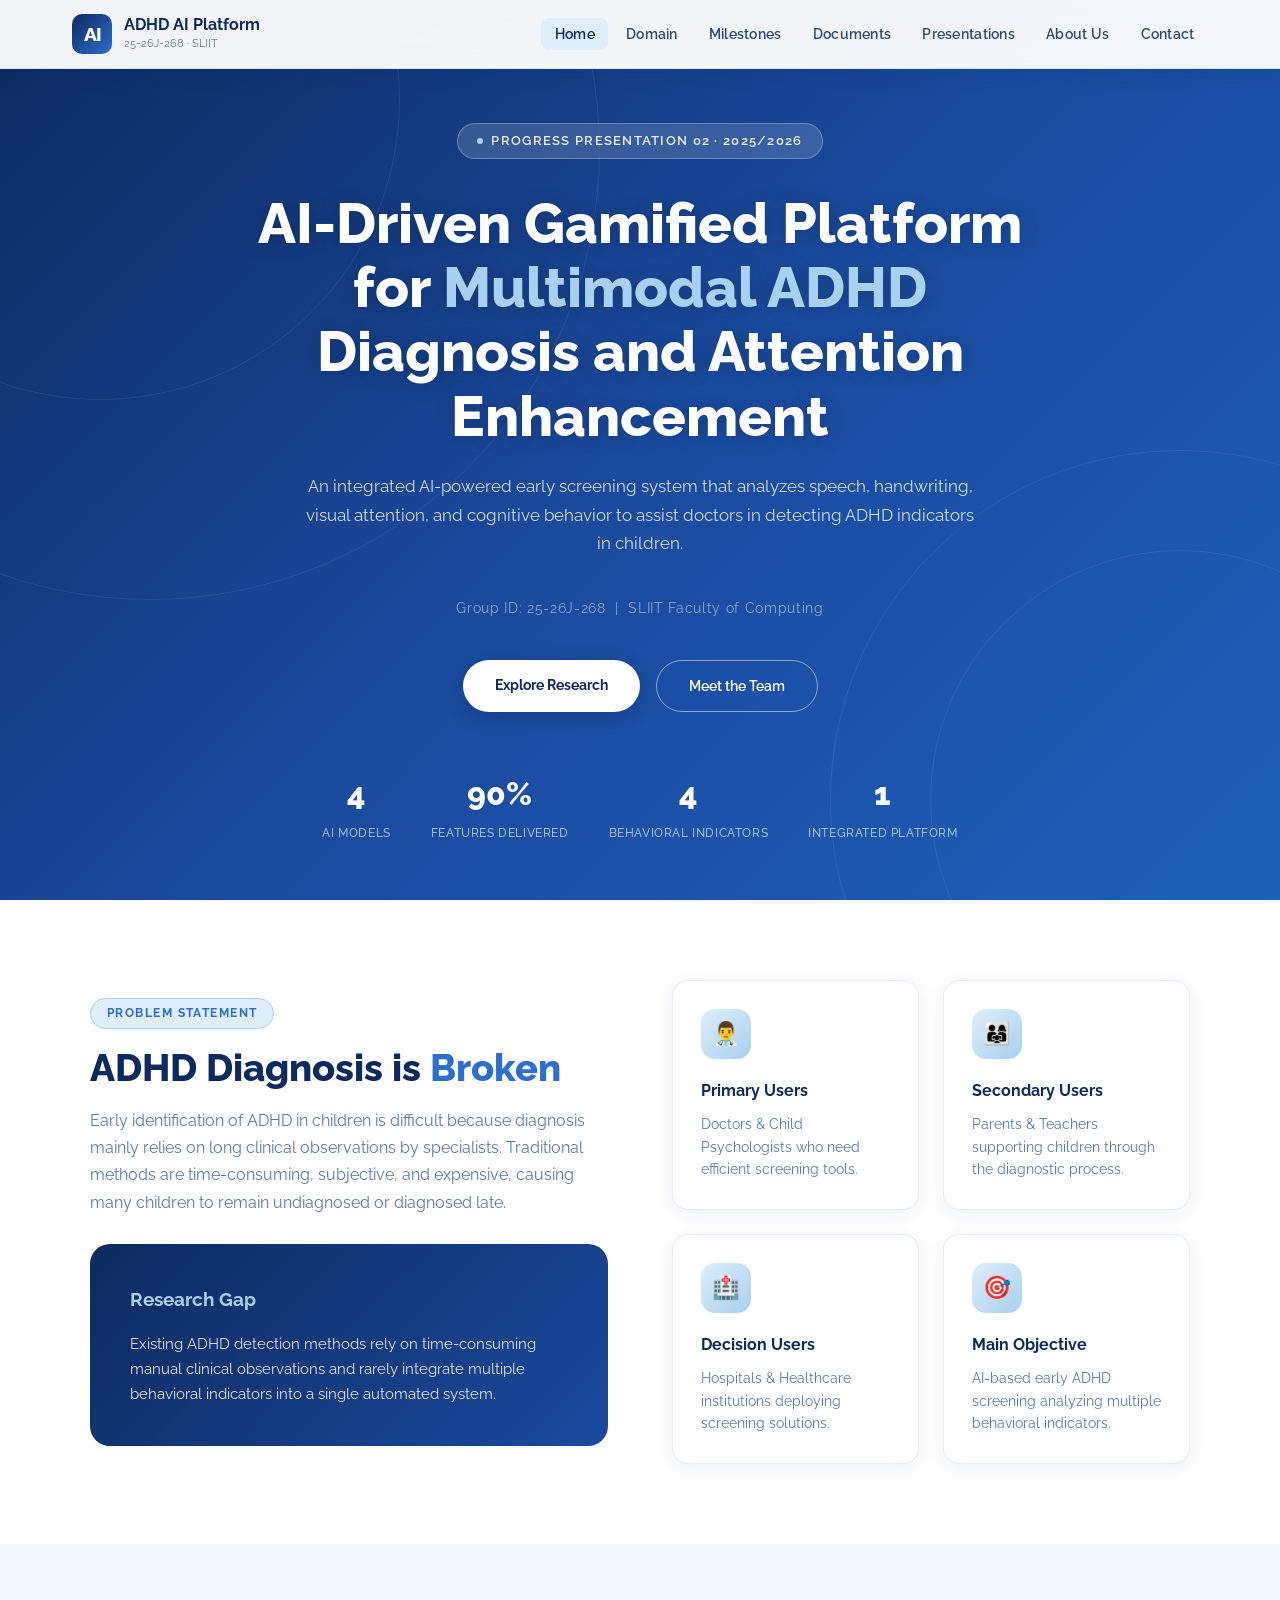
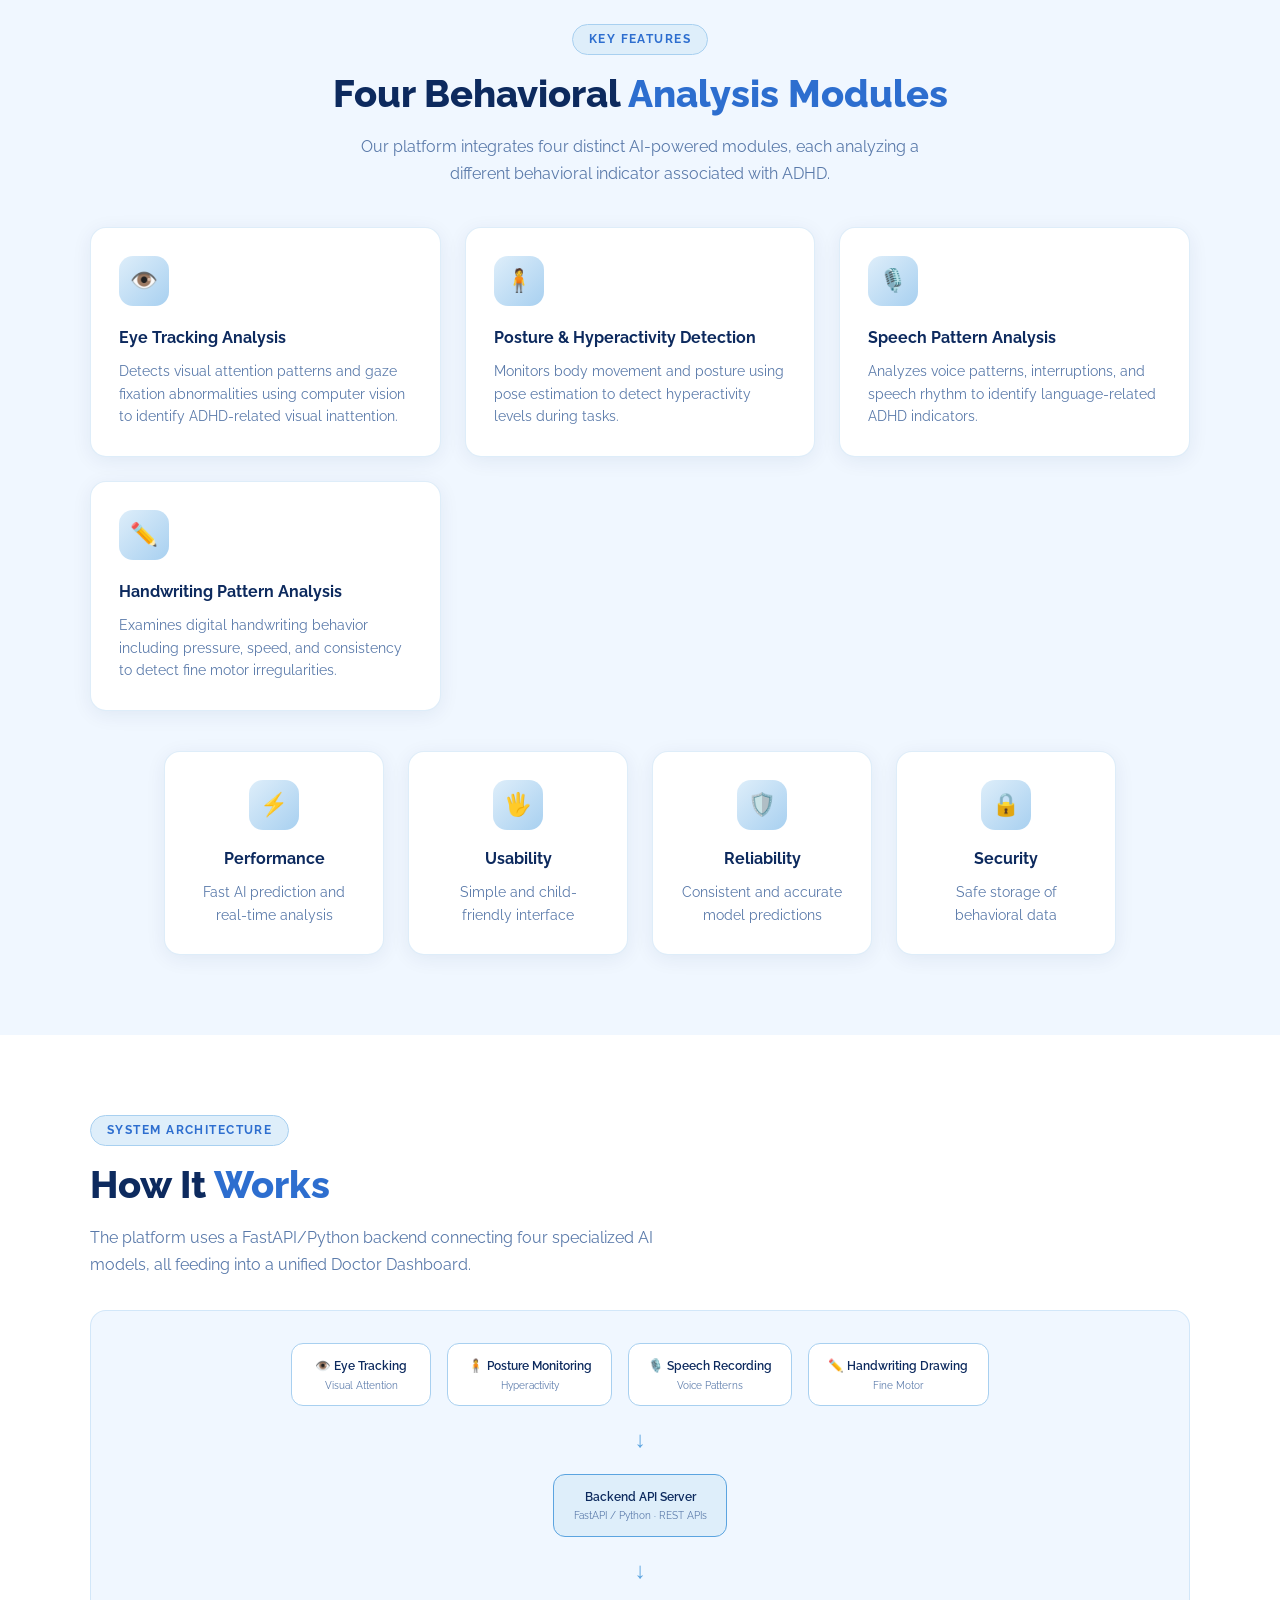
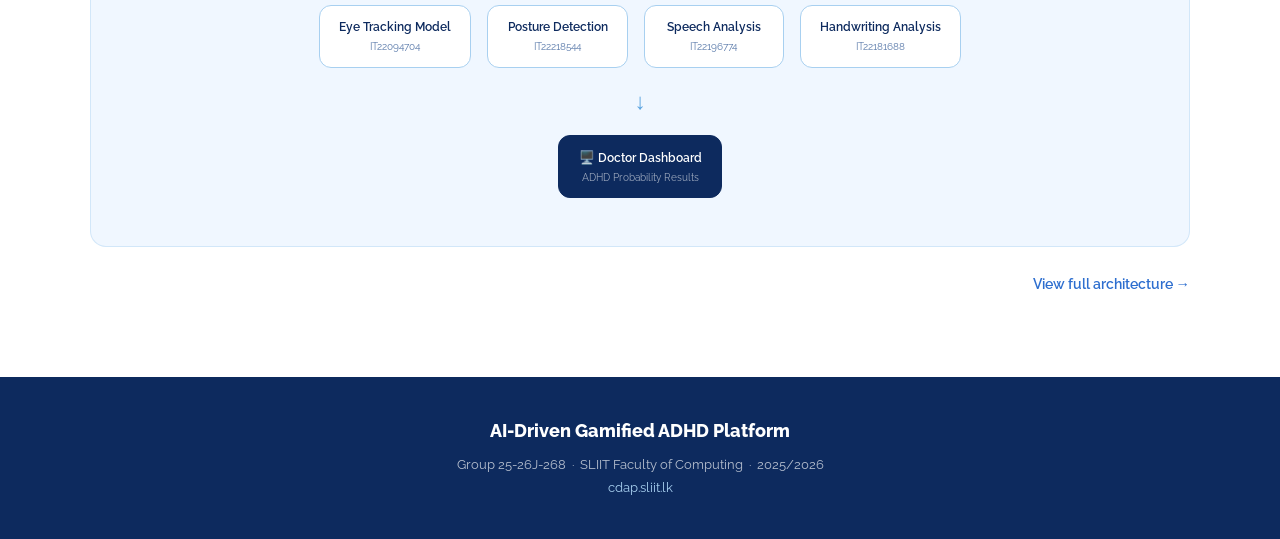
<file: index.html>
<!DOCTYPE html>
<html lang="en">
<head>
  <meta charset="UTF-8" />
  <meta name="viewport" content="width=device-width, initial-scale=1.0" />
  <title>ADHD AI Platform | 25-26J-268</title>
  <link rel="stylesheet" href="assets/css/style.css" />
</head>
<body>

<nav>
  <div class="nav-inner">
    <a href="index.html" class="nav-brand">
      <div class="nav-brand-icon">AI</div>
      <div>
        <div class="nav-brand-text">ADHD AI Platform</div>
        <div class="nav-brand-sub">25-26J-268 · SLIIT</div>
      </div>
    </a>
    <ul class="nav-links">
      <li><a href="index.html">Home</a></li>
      <li><a href="pages/domain.html">Domain</a></li>
      <li><a href="pages/milestones.html">Milestones</a></li>
      <li><a href="pages/documents.html">Documents</a></li>
      <li><a href="pages/presentations.html">Presentations</a></li>
      <li><a href="pages/about.html">About Us</a></li>
      <li><a href="pages/contact.html">Contact</a></li>
    </ul>
    <div class="hamburger"><span></span><span></span><span></span></div>
  </div>
</nav>

<!-- HERO -->
<section class="hero">
  <div class="hero-waves">
    <div class="wave"></div><div class="wave"></div>
    <div class="wave"></div><div class="wave"></div>
  </div>
  <div class="hero-content">
    <div class="hero-badge"><div class="hero-badge-dot"></div> Progress Presentation 02 · 2025/2026</div>
    <h1>AI-Driven Gamified Platform for <em>Multimodal ADHD</em> Diagnosis and Attention Enhancement</h1>
    <p class="hero-sub">An integrated AI-powered early screening system that analyzes speech, handwriting, visual attention, and cognitive behavior to assist doctors in detecting ADHD indicators in children.</p>
    <p class="hero-id">Group ID: 25-26J-268 &nbsp;|&nbsp; SLIIT Faculty of Computing</p>
    <div class="hero-ctas">
      <a href="pages/domain.html" class="btn-primary">Explore Research</a>
      <a href="pages/about.html" class="btn-outline">Meet the Team</a>
    </div>
    <div class="hero-stats">
      <div class="stat"><span class="stat-num">4</span><span class="stat-label">AI Models</span></div>
      <div class="stat"><span class="stat-num">90%</span><span class="stat-label">Features Delivered</span></div>
      <div class="stat"><span class="stat-num">4</span><span class="stat-label">Behavioral Indicators</span></div>
      <div class="stat"><span class="stat-num">1</span><span class="stat-label">Integrated Platform</span></div>
    </div>
  </div>
</section>

<!-- PROBLEM -->
<section class="section">
  <div class="section-inner">
    <div class="two-col">
      <div>
        <span class="section-tag">Problem Statement</span>
        <h2 class="section-title">ADHD Diagnosis is <span>Broken</span></h2>
        <p class="section-desc">Early identification of ADHD in children is difficult because diagnosis mainly relies on long clinical observations by specialists. Traditional methods are time-consuming, subjective, and expensive, causing many children to remain undiagnosed or diagnosed late.</p>
        <div style="margin-top:1.75rem">
          <div class="highlight-box">
            <h3>Research Gap</h3>
            <p>Existing ADHD detection methods rely on time-consuming manual clinical observations and rarely integrate multiple behavioral indicators into a single automated system.</p>
          </div>
        </div>
      </div>
      <div>
        <div class="cards-grid" style="grid-template-columns:1fr 1fr; margin-top:0">
          <div class="card"><div class="card-icon">👨‍⚕️</div><h3>Primary Users</h3><p>Doctors &amp; Child Psychologists who need efficient screening tools.</p></div>
          <div class="card"><div class="card-icon">👨‍👩‍👧</div><h3>Secondary Users</h3><p>Parents &amp; Teachers supporting children through the diagnostic process.</p></div>
          <div class="card"><div class="card-icon">🏥</div><h3>Decision Users</h3><p>Hospitals &amp; Healthcare institutions deploying screening solutions.</p></div>
          <div class="card"><div class="card-icon">🎯</div><h3>Main Objective</h3><p>AI-based early ADHD screening analyzing multiple behavioral indicators.</p></div>
        </div>
      </div>
    </div>
  </div>
</section>

<!-- FEATURES -->
<section class="section section-alt">
  <div class="section-inner">
    <div style="text-align:center;margin-bottom:2.5rem">
      <span class="section-tag">Key Features</span>
      <h2 class="section-title">Four Behavioral <span>Analysis Modules</span></h2>
      <p class="section-desc" style="margin:0 auto">Our platform integrates four distinct AI-powered modules, each analyzing a different behavioral indicator associated with ADHD.</p>
    </div>
    <div class="cards-grid">
      <div class="card">
        <div class="card-icon">👁️</div>
        <h3>Eye Tracking Analysis</h3>
        <p>Detects visual attention patterns and gaze fixation abnormalities using computer vision to identify ADHD-related visual inattention.</p>
      </div>
      <div class="card">
        <div class="card-icon">🧍</div>
        <h3>Posture &amp; Hyperactivity Detection</h3>
        <p>Monitors body movement and posture using pose estimation to detect hyperactivity levels during tasks.</p>
      </div>
      <div class="card">
        <div class="card-icon">🎙️</div>
        <h3>Speech Pattern Analysis</h3>
        <p>Analyzes voice patterns, interruptions, and speech rhythm to identify language-related ADHD indicators.</p>
      </div>
      <div class="card">
        <div class="card-icon">✏️</div>
        <h3>Handwriting Pattern Analysis</h3>
        <p>Examines digital handwriting behavior including pressure, speed, and consistency to detect fine motor irregularities.</p>
      </div>
    </div>
    <div style="margin-top:2.5rem;display:flex;gap:1.5rem;flex-wrap:wrap;justify-content:center">
      <div class="card" style="max-width:220px;text-align:center">
        <div class="card-icon" style="margin:0 auto 1rem">⚡</div>
        <h3>Performance</h3>
        <p>Fast AI prediction and real-time analysis</p>
      </div>
      <div class="card" style="max-width:220px;text-align:center">
        <div class="card-icon" style="margin:0 auto 1rem">🖐️</div>
        <h3>Usability</h3>
        <p>Simple and child-friendly interface</p>
      </div>
      <div class="card" style="max-width:220px;text-align:center">
        <div class="card-icon" style="margin:0 auto 1rem">🛡️</div>
        <h3>Reliability</h3>
        <p>Consistent and accurate model predictions</p>
      </div>
      <div class="card" style="max-width:220px;text-align:center">
        <div class="card-icon" style="margin:0 auto 1rem">🔒</div>
        <h3>Security</h3>
        <p>Safe storage of behavioral data</p>
      </div>
    </div>
  </div>
</section>

<!-- ARCH OVERVIEW -->
<section class="section">
  <div class="section-inner">
    <span class="section-tag">System Architecture</span>
    <h2 class="section-title">How It <span>Works</span></h2>
    <p class="section-desc">The platform uses a FastAPI/Python backend connecting four specialized AI models, all feeding into a unified Doctor Dashboard.</p>
    <div class="arch-diagram">
      <div class="arch-row">
        <div class="arch-box">👁️ Eye Tracking<br><span class="arch-label">Visual Attention</span></div>
        <div class="arch-box">🧍 Posture Monitoring<br><span class="arch-label">Hyperactivity</span></div>
        <div class="arch-box">🎙️ Speech Recording<br><span class="arch-label">Voice Patterns</span></div>
        <div class="arch-box">✏️ Handwriting Drawing<br><span class="arch-label">Fine Motor</span></div>
      </div>
      <div class="arch-row"><div class="arch-arrow">↓</div></div>
      <div class="arch-row">
        <div class="arch-box mid">Backend API Server<br><span class="arch-label">FastAPI / Python · REST APIs</span></div>
      </div>
      <div class="arch-row"><div class="arch-arrow">↓</div></div>
      <div class="arch-row">
        <div class="arch-box">Eye Tracking Model<br><span class="arch-label">IT22094704</span></div>
        <div class="arch-box">Posture Detection<br><span class="arch-label">IT22218544</span></div>
        <div class="arch-box">Speech Analysis<br><span class="arch-label">IT22196774</span></div>
        <div class="arch-box">Handwriting Analysis<br><span class="arch-label">IT22181688</span></div>
      </div>
      <div class="arch-row"><div class="arch-arrow">↓</div></div>
      <div class="arch-row">
        <div class="arch-box dark">🖥️ Doctor Dashboard<br><span class="arch-label" style="color:rgba(255,255,255,0.6)">ADHD Probability Results</span></div>
      </div>
    </div>
    <div style="margin-top:1.5rem;text-align:right">
      <a href="pages/domain.html" style="color:var(--mid-blue);font-weight:600;font-size:0.9rem;text-decoration:none">View full architecture →</a>
    </div>
  </div>
</section>

<footer>
  <div class="footer-brand">AI-Driven Gamified ADHD Platform</div>
  <p>Group 25-26J-268 &nbsp;·&nbsp; SLIIT Faculty of Computing &nbsp;·&nbsp; 2025/2026<br>
  <a href="http://cdap.sliit.lk/">cdap.sliit.lk</a></p>
</footer>

<script src="assets/js/main.js"></script>
</body>
</html>
</file>
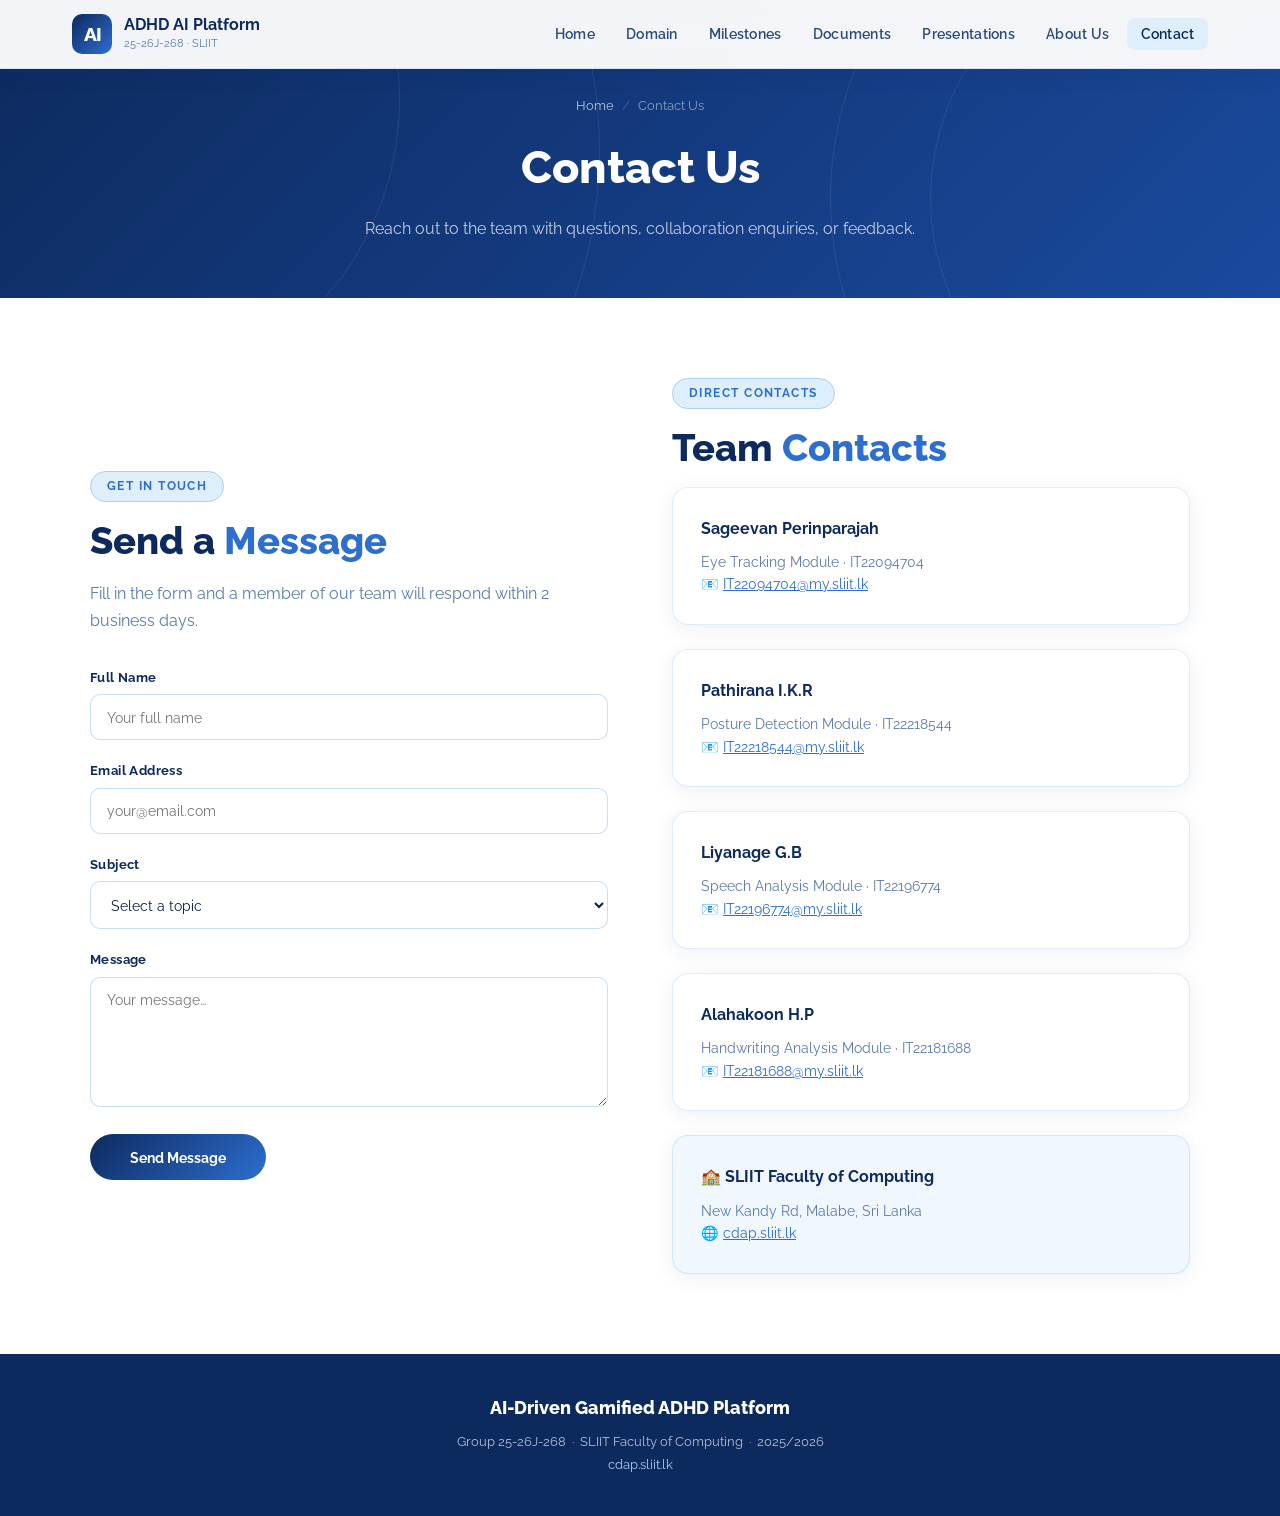
<file: pages/contact.html>
<!DOCTYPE html>
<html lang="en">
<head>
  <meta charset="UTF-8" />
  <meta name="viewport" content="width=device-width, initial-scale=1.0" />
  <title>Contact | ADHD AI Platform</title>
  <link rel="stylesheet" href="../assets/css/style.css" />
</head>
<body>

<nav>
  <div class="nav-inner">
    <a href="../index.html" class="nav-brand">
      <div class="nav-brand-icon">AI</div>
      <div>
        <div class="nav-brand-text">ADHD AI Platform</div>
        <div class="nav-brand-sub">25-26J-268 · SLIIT</div>
      </div>
    </a>
    <ul class="nav-links">
      <li><a href="../index.html">Home</a></li>
      <li><a href="domain.html">Domain</a></li>
      <li><a href="milestones.html">Milestones</a></li>
      <li><a href="documents.html">Documents</a></li>
      <li><a href="presentations.html">Presentations</a></li>
      <li><a href="about.html">About Us</a></li>
      <li><a href="contact.html">Contact</a></li>
    </ul>
    <div class="hamburger"><span></span><span></span><span></span></div>
  </div>
</nav>

<div class="page-hero">
  <div class="page-hero-waves">
    <div class="wave"></div><div class="wave"></div>
    <div class="wave"></div><div class="wave"></div>
  </div>
  <div class="page-hero-inner">
    <div class="breadcrumb"><a href="../index.html">Home</a><span class="breadcrumb-sep">/</span>Contact Us</div>
    <h1>Contact Us</h1>
    <p>Reach out to the team with questions, collaboration enquiries, or feedback.</p>
  </div>
</div>

<section class="section">
  <div class="section-inner">
    <div class="two-col">
      <div>
        <span class="section-tag">Get in Touch</span>
        <h2 class="section-title">Send a <span>Message</span></h2>
        <p class="section-desc" style="margin-bottom:2rem">Fill in the form and a member of our team will respond within 2 business days.</p>
        <div class="contact-form">
          <form id="contactForm">
            <div class="form-group">
              <label for="name">Full Name</label>
              <input type="text" id="name" placeholder="Your full name" required />
            </div>
            <div class="form-group">
              <label for="email">Email Address</label>
              <input type="email" id="email" placeholder="your@email.com" required />
            </div>
            <div class="form-group">
              <label for="subject">Subject</label>
              <select id="subject">
                <option value="">Select a topic</option>
                <option>Research Collaboration</option>
                <option>Technical Question</option>
                <option>General Enquiry</option>
                <option>Other</option>
              </select>
            </div>
            <div class="form-group">
              <label for="message">Message</label>
              <textarea id="message" placeholder="Your message…" required></textarea>
            </div>
            <button type="submit" class="btn-submit">Send Message</button>
          </form>
        </div>
      </div>
      <div>
        <span class="section-tag">Direct Contacts</span>
        <h2 class="section-title">Team <span>Contacts</span></h2>
        <div class="cards-grid" style="grid-template-columns:1fr;margin-top:1rem">
          <div class="card">
            <h3>Sageevan Perinparajah</h3>
            <p>Eye Tracking Module · IT22094704<br>
            📧 <a href="mailto:IT22094704@my.sliit.lk" style="color:var(--mid-blue)">IT22094704@my.sliit.lk</a></p>
          </div>
          <div class="card">
            <h3>Pathirana I.K.R</h3>
            <p>Posture Detection Module · IT22218544<br>
            📧 <a href="mailto:IT22218544@my.sliit.lk" style="color:var(--mid-blue)">IT22218544@my.sliit.lk</a></p>
          </div>
          <div class="card">
            <h3>Liyanage G.B</h3>
            <p>Speech Analysis Module · IT22196774<br>
            📧 <a href="mailto:IT22196774@my.sliit.lk" style="color:var(--mid-blue)">IT22196774@my.sliit.lk</a></p>
          </div>
          <div class="card">
            <h3>Alahakoon H.P</h3>
            <p>Handwriting Analysis Module · IT22181688<br>
            📧 <a href="mailto:IT22181688@my.sliit.lk" style="color:var(--mid-blue)">IT22181688@my.sliit.lk</a></p>
          </div>
          <div class="card" style="background:var(--bg-light)">
            <h3>🏫 SLIIT Faculty of Computing</h3>
            <p>New Kandy Rd, Malabe, Sri Lanka<br>
            🌐 <a href="http://cdap.sliit.lk/" style="color:var(--mid-blue)" target="_blank">cdap.sliit.lk</a></p>
          </div>
        </div>
      </div>
    </div>
  </div>
</section>

<footer>
  <div class="footer-brand">AI-Driven Gamified ADHD Platform</div>
  <p>Group 25-26J-268 &nbsp;·&nbsp; SLIIT Faculty of Computing &nbsp;·&nbsp; 2025/2026<br>
  <a href="http://cdap.sliit.lk/">cdap.sliit.lk</a></p>
</footer>

<script src="../assets/js/main.js"></script>
</body>
</html>
</file>
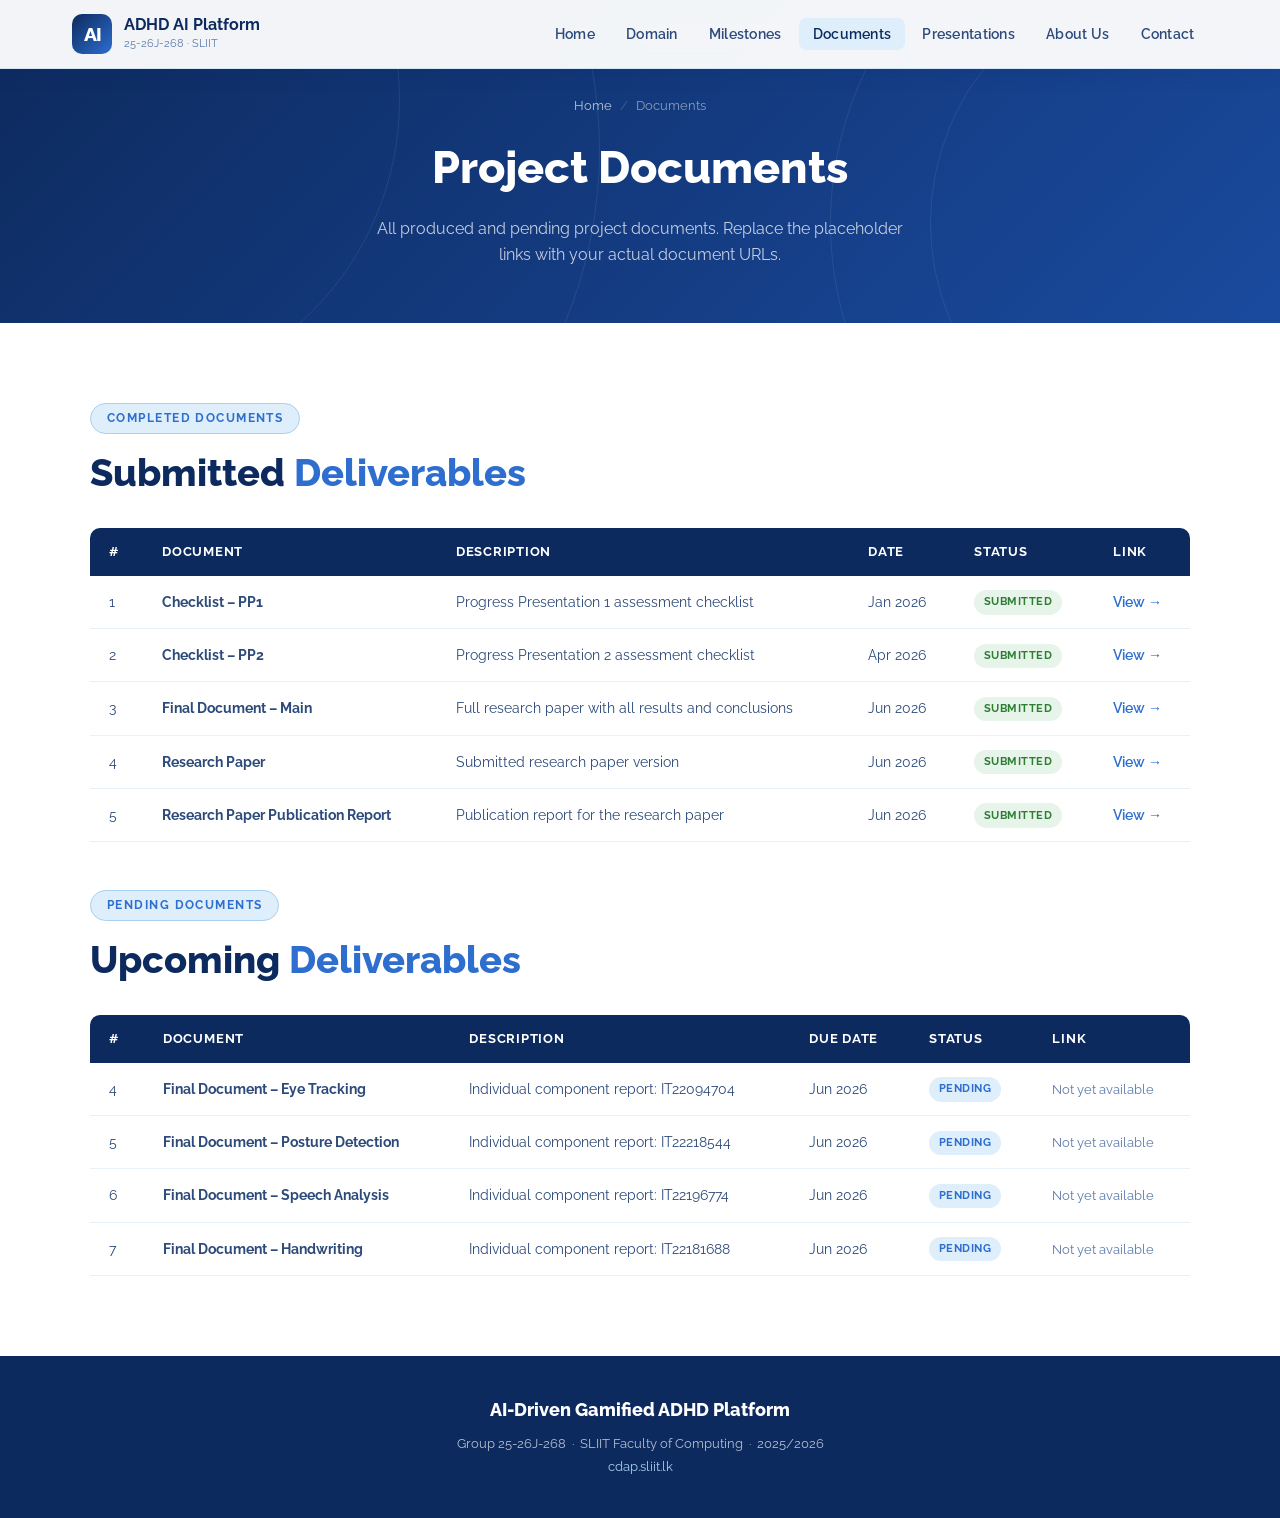
<file: pages/documents.html>
<!DOCTYPE html>
<html lang="en">
<head>
  <meta charset="UTF-8" />
  <meta name="viewport" content="width=device-width, initial-scale=1.0" />
  <title>Documents | ADHD AI Platform</title>
  <link rel="stylesheet" href="../assets/css/style.css" />
</head>
<body>

<nav>
  <div class="nav-inner">
    <a href="../index.html" class="nav-brand">
      <div class="nav-brand-icon">AI</div>
      <div>
        <div class="nav-brand-text">ADHD AI Platform</div>
        <div class="nav-brand-sub">25-26J-268 · SLIIT</div>
      </div>
    </a>
    <ul class="nav-links">
      <li><a href="../index.html">Home</a></li>
      <li><a href="domain.html">Domain</a></li>
      <li><a href="milestones.html">Milestones</a></li>
      <li><a href="documents.html">Documents</a></li>
      <li><a href="presentations.html">Presentations</a></li>
      <li><a href="about.html">About Us</a></li>
      <li><a href="contact.html">Contact</a></li>
    </ul>
    <div class="hamburger"><span></span><span></span><span></span></div>
  </div>
</nav>

<div class="page-hero">
  <div class="page-hero-waves">
    <div class="wave"></div><div class="wave"></div>
    <div class="wave"></div><div class="wave"></div>
  </div>
  <div class="page-hero-inner">
    <div class="breadcrumb"><a href="../index.html">Home</a><span class="breadcrumb-sep">/</span>Documents</div>
    <h1>Project Documents</h1>
    <p>All produced and pending project documents. Replace the placeholder links with your actual document URLs.</p>
  </div>
</div>

<section class="section">
  <div class="section-inner">

    <span class="section-tag">Completed Documents</span>
    <h2 class="section-title">Submitted <span>Deliverables</span></h2>
    <table class="doc-table">
      <thead>
        <tr>
          <th>#</th>
          <th>Document</th>
          <th>Description</th>
          <th>Date</th>
          <th>Status</th>
          <th>Link</th>
        </tr>
      </thead>
      <tbody>
        
        <tr>
          <td>1</td>
          <td><strong>Checklist – PP1</strong></td>
          <td>Progress Presentation 1 assessment checklist</td>
          <td>Jan 2026</td>
          <td><span class="badge badge-done">Submitted</span></td>
          <td><a href="https://github.com/SageevanPRajah/FE_RP_25-26J-268" class="doc-link" target="_blank" rel="noopener noreferrer">View →</a></td>
        </tr>
        <tr>
          <td>2</td>
          <td><strong>Checklist – PP2</strong></td>
          <td>Progress Presentation 2 assessment checklist</td>
          <td>Apr 2026</td>
          <td><span class="badge badge-done">Submitted</span></td>
          <td><a href="https://mysliit-my.sharepoint.com/:x:/g/personal/it22094704_my_sliit_lk/IQA0uXY_HlLESL-bahEboskIAVc8IjQ7iVj7HX0ni8DJrsw?e=paIHiO" class="doc-link" target="_blank" rel="noopener noreferrer">View →</a></td>
        </tr>
        <tr>
          <td>3</td>
          <td><strong>Final Document – Main</strong></td>
          <td>Full research paper with all results and conclusions</td>
          <td>Jun 2026</td>
          <td><span class="badge badge-done">Submitted</span></td>
          <td><a href="https://mysliit-my.sharepoint.com/:b:/g/personal/it22094704_my_sliit_lk/IQBf70PeY8plT4qrinBRRKYcARiXQRuxq06F4hqYVhb1aAk" class="doc-link" target="_blank" rel="noopener noreferrer">View →</a></td>
        </tr>
        <tr>
          <td>4</td>
          <td><strong>Research Paper</strong></td>
          <td>Submitted research paper version</td>
          <td>Jun 2026</td>
          <td><span class="badge badge-done">Submitted</span></td>
          <td><a href="https://mysliit-my.sharepoint.com/:b:/g/personal/it22094704_my_sliit_lk/IQB1VhliJ6aXRKvtIe8lMM9qAbJptSocHsTOZWerLg5Smag?e=6bOHvO" class="doc-link" target="_blank" rel="noopener noreferrer">View →</a></td>
        </tr>
        <tr>
          <td>5</td>
          <td><strong>Research Paper Publication Report</strong></td>
          <td>Publication report for the research paper</td>
          <td>Jun 2026</td>
          <td><span class="badge badge-done">Submitted</span></td>
          <td><a href="https://mysliit-my.sharepoint.com/:b:/g/personal/it22094704_my_sliit_lk/IQBPXtZpaWdkQKmiHMu_j2BoAVyXBQEijK2EgF1UqS19HKU?e=JASa9m" class="doc-link" target="_blank" rel="noopener noreferrer">View →</a></td>
        </tr>
      </tbody>
    </table>

    <div style="height:3rem"></div>
    <span class="section-tag">Pending Documents</span>
    <h2 class="section-title">Upcoming <span>Deliverables</span></h2>
    <table class="doc-table">
      <thead>
        <tr>
          <th>#</th>
          <th>Document</th>
          <th>Description</th>
          <th>Due Date</th>
          <th>Status</th>
          <th>Link</th>
        </tr>
      </thead>
      <tbody>
        <tr>
          <td>4</td>
          <td><strong>Final Document – Eye Tracking</strong></td>
          <td>Individual component report: IT22094704</td>
          <td>Jun 2026</td>
          <td><span class="badge badge-pending">Pending</span></td>
          <td><span style="color:var(--text-light);font-size:0.82rem">Not yet available</span></td>
        </tr>
        <tr>
          <td>5</td>
          <td><strong>Final Document – Posture Detection</strong></td>
          <td>Individual component report: IT22218544</td>
          <td>Jun 2026</td>
          <td><span class="badge badge-pending">Pending</span></td>
          <td><span style="color:var(--text-light);font-size:0.82rem">Not yet available</span></td>
        </tr>
        <tr>
          <td>6</td>
          <td><strong>Final Document – Speech Analysis</strong></td>
          <td>Individual component report: IT22196774</td>
          <td>Jun 2026</td>
          <td><span class="badge badge-pending">Pending</span></td>
          <td><span style="color:var(--text-light);font-size:0.82rem">Not yet available</span></td>
        </tr>
        <tr>
          <td>7</td>
          <td><strong>Final Document – Handwriting</strong></td>
          <td>Individual component report: IT22181688</td>
          <td>Jun 2026</td>
          <td><span class="badge badge-pending">Pending</span></td>
          <td><span style="color:var(--text-light);font-size:0.82rem">Not yet available</span></td>
        </tr>
      </tbody>
    </table>
    
  </div>
</section>

<footer>
  <div class="footer-brand">AI-Driven Gamified ADHD Platform</div>
  <p>Group 25-26J-268 &nbsp;·&nbsp; SLIIT Faculty of Computing &nbsp;·&nbsp; 2025/2026<br>
  <a href="http://cdap.sliit.lk/">cdap.sliit.lk</a></p>
</footer>

<script src="../assets/js/main.js"></script>
</body>
</html>
</file>
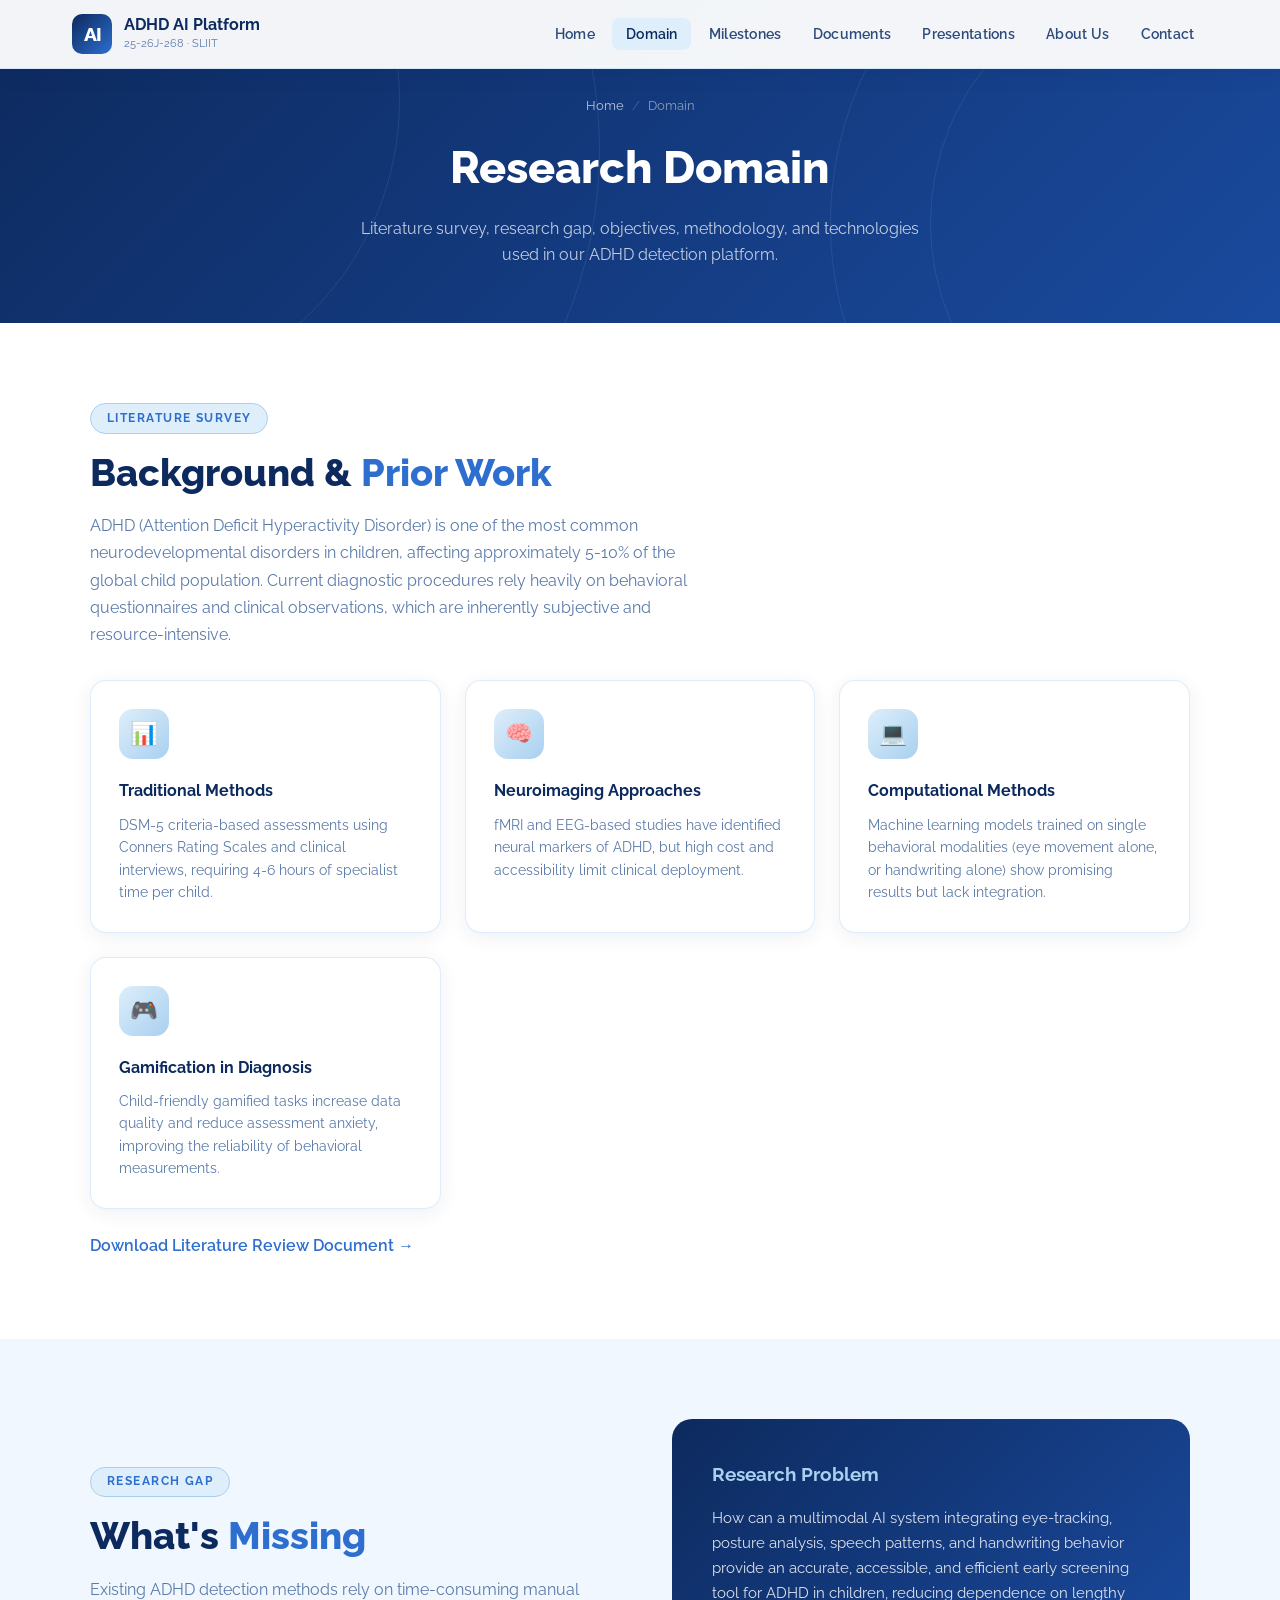
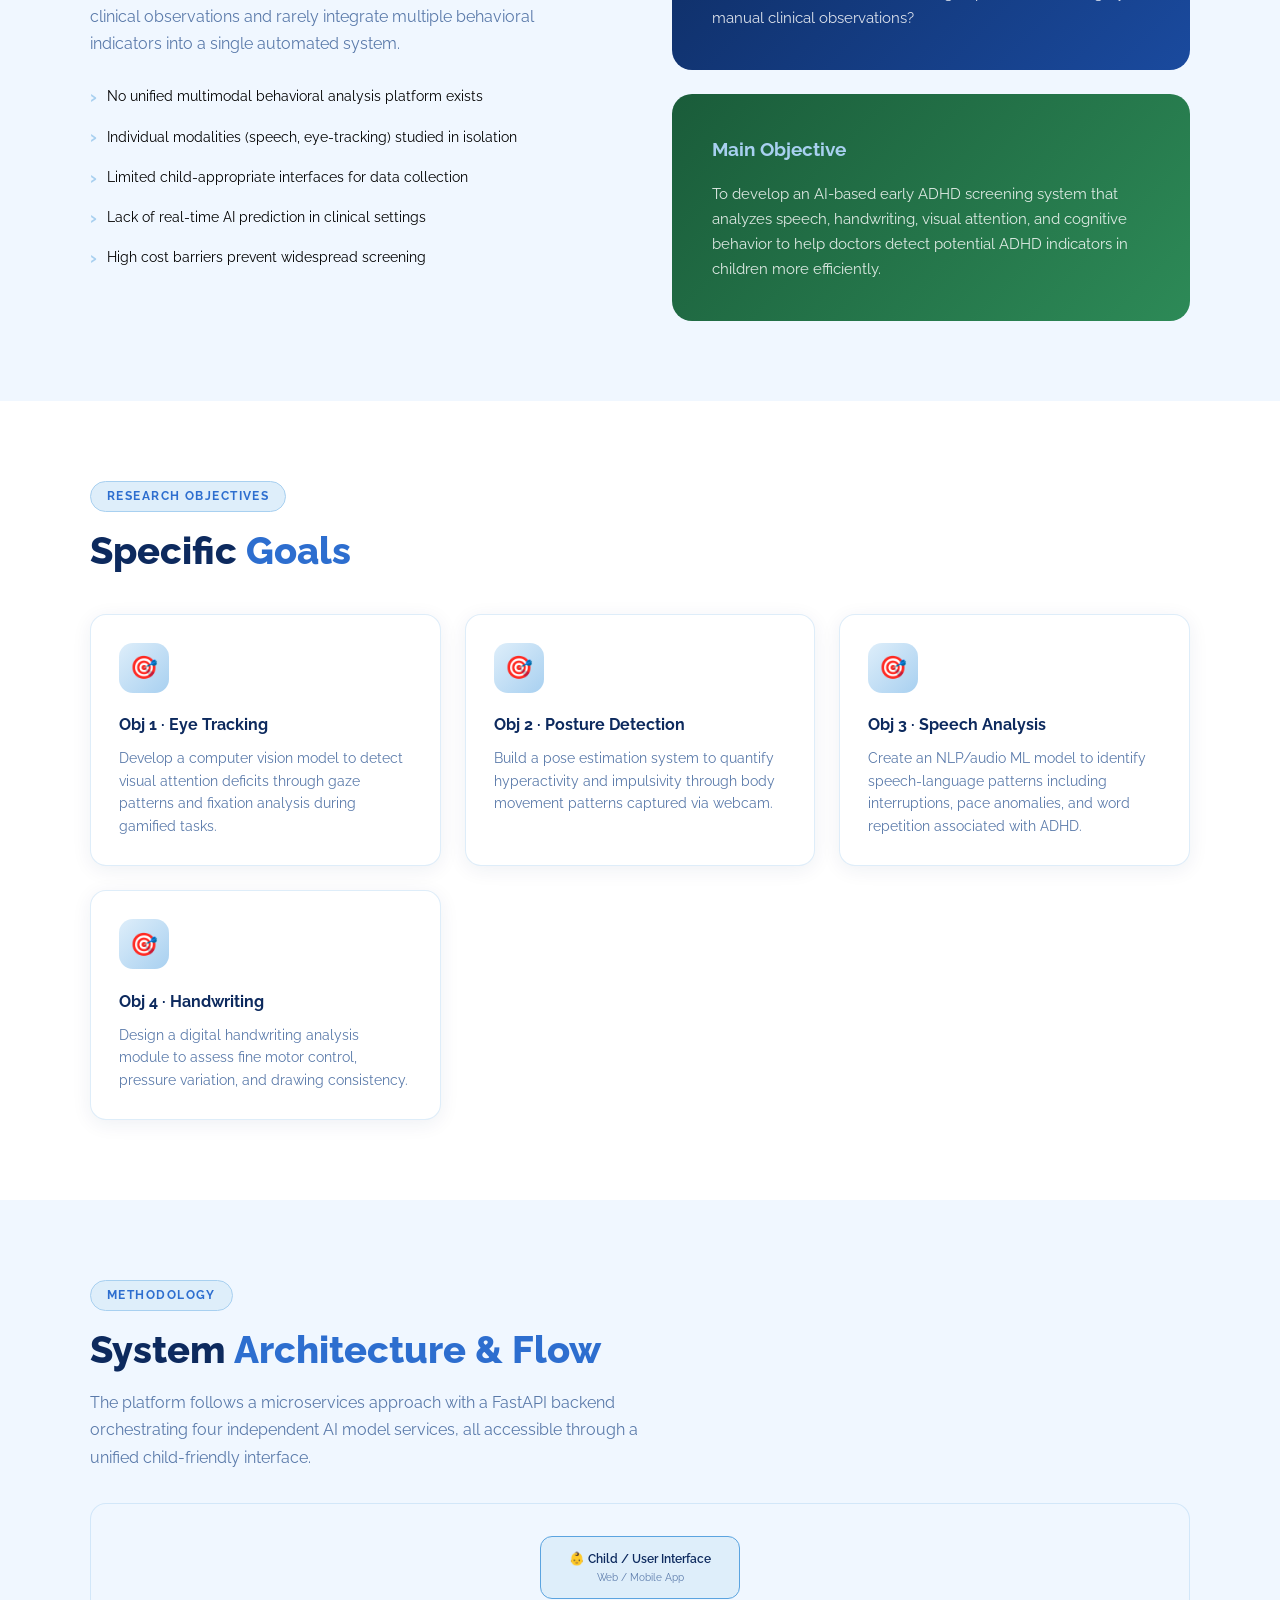
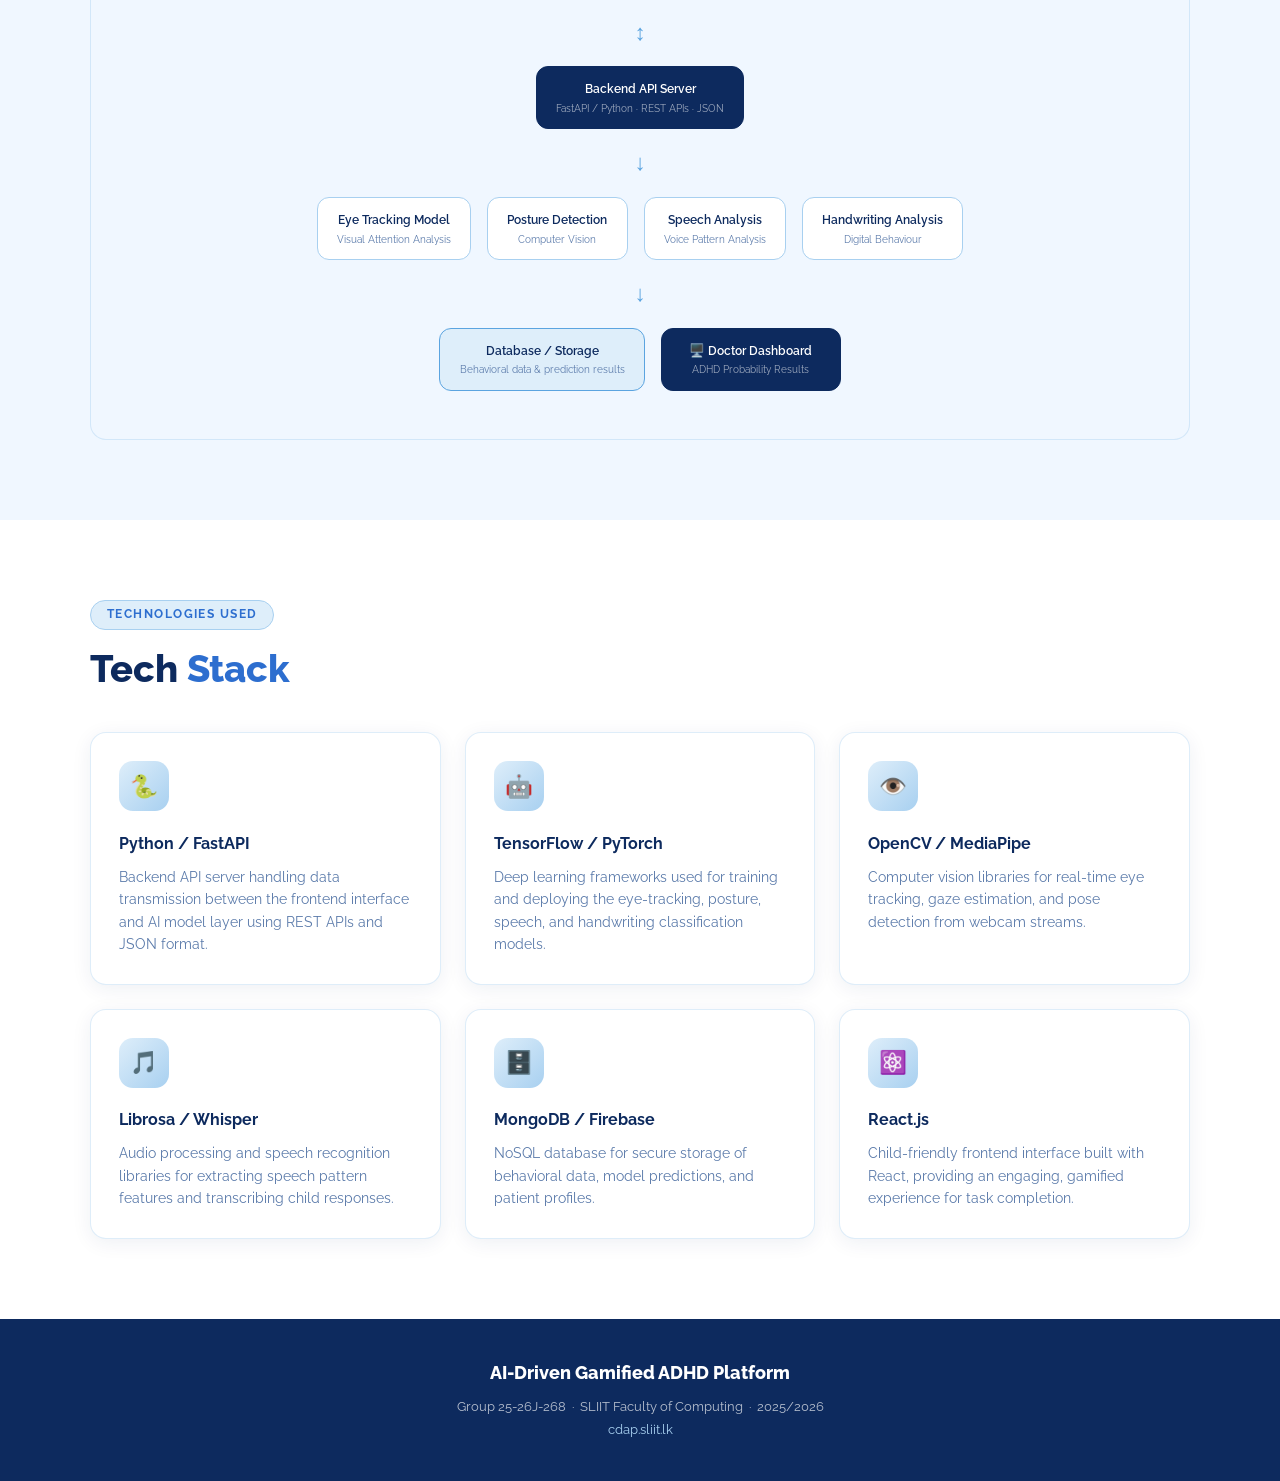
<file: pages/domain.html>
<!DOCTYPE html>
<html lang="en">
<head>
  <meta charset="UTF-8" />
  <meta name="viewport" content="width=device-width, initial-scale=1.0" />
  <title>Domain | ADHD AI Platform</title>
  <link rel="stylesheet" href="../assets/css/style.css" />
</head>
<body>

<nav>
  <div class="nav-inner">
    <a href="../index.html" class="nav-brand">
      <div class="nav-brand-icon">AI</div>
      <div>
        <div class="nav-brand-text">ADHD AI Platform</div>
        <div class="nav-brand-sub">25-26J-268 · SLIIT</div>
      </div>
    </a>
    <ul class="nav-links">
      <li><a href="../index.html">Home</a></li>
      <li><a href="domain.html">Domain</a></li>
      <li><a href="milestones.html">Milestones</a></li>
      <li><a href="documents.html">Documents</a></li>
      <li><a href="presentations.html">Presentations</a></li>
      <li><a href="about.html">About Us</a></li>
      <li><a href="contact.html">Contact</a></li>
    </ul>
    <div class="hamburger"><span></span><span></span><span></span></div>
  </div>
</nav>

<div class="page-hero">
  <div class="page-hero-waves">
    <div class="wave"></div><div class="wave"></div>
    <div class="wave"></div><div class="wave"></div>
  </div>
  <div class="page-hero-inner">
    <div class="breadcrumb"><a href="../index.html">Home</a><span class="breadcrumb-sep">/</span>Domain</div>
    <h1>Research Domain</h1>
    <p>Literature survey, research gap, objectives, methodology, and technologies used in our ADHD detection platform.</p>
  </div>
</div>

<!-- LITERATURE SURVEY -->
<section class="section">
  <div class="section-inner">
    <span class="section-tag">Literature Survey</span>
    <h2 class="section-title">Background &amp; <span>Prior Work</span></h2>
    <p class="section-desc">ADHD (Attention Deficit Hyperactivity Disorder) is one of the most common neurodevelopmental disorders in children, affecting approximately 5-10% of the global child population. Current diagnostic procedures rely heavily on behavioral questionnaires and clinical observations, which are inherently subjective and resource-intensive.</p>
    <div class="cards-grid" style="margin-top:2rem">
      <div class="card">
        <div class="card-icon">📊</div>
        <h3>Traditional Methods</h3>
        <p>DSM-5 criteria-based assessments using Conners Rating Scales and clinical interviews, requiring 4-6 hours of specialist time per child.</p>
      </div>
      <div class="card">
        <div class="card-icon">🧠</div>
        <h3>Neuroimaging Approaches</h3>
        <p>fMRI and EEG-based studies have identified neural markers of ADHD, but high cost and accessibility limit clinical deployment.</p>
      </div>
      <div class="card">
        <div class="card-icon">💻</div>
        <h3>Computational Methods</h3>
        <p>Machine learning models trained on single behavioral modalities (eye movement alone, or handwriting alone) show promising results but lack integration.</p>
      </div>
      <div class="card card-center">
        <div class="card-icon">🎮</div>
        <h3>Gamification in Diagnosis</h3>
        <p>Child-friendly gamified tasks increase data quality and reduce assessment anxiety, improving the reliability of behavioral measurements.</p>
      </div>
    </div>
    <div style="margin-top:1.5rem">
      <a href="https://mysliit-my.sharepoint.com/:b:/g/personal/it22094704_my_sliit_lk/IQB00FP3mRtiSq6ZmKw3VESTAbvk0Gxex25FrE5VZs-K7xQ?e=dK4YHu" class="doc-link" target="_blank" rel="noopener noreferrer">Download Literature Review Document →</a>
    </div>
  </div>
</section>

<!-- RESEARCH GAP & PROBLEM -->
<section class="section section-alt">
  <div class="section-inner">
    <div class="two-col">
      <div>
        <span class="section-tag">Research Gap</span>
        <h2 class="section-title">What's <span>Missing</span></h2>
        <p class="section-desc">Existing ADHD detection methods rely on time-consuming manual clinical observations and rarely integrate multiple behavioral indicators into a single automated system.</p>
        <ul class="highlight-list" style="margin-top:1.5rem; color:#000000">
          <li style="color:#000000">No unified multimodal behavioral analysis platform exists</li>
          <li style="color:#000000">Individual modalities (speech, eye-tracking) studied in isolation</li>
          <li style="color:#000000">Limited child-appropriate interfaces for data collection</li>
          <li style="color:#000000">Lack of real-time AI prediction in clinical settings</li>
          <li style="color:#000000">High cost barriers prevent widespread screening</li>
        </ul>
      </div>
      <div>
        <div class="highlight-box">
          <h3>Research Problem</h3>
          <p>How can a multimodal AI system integrating eye-tracking, posture analysis, speech patterns, and handwriting behavior provide an accurate, accessible, and efficient early screening tool for ADHD in children, reducing dependence on lengthy manual clinical observations?</p>
        </div>
        <div style="margin-top:1.5rem">
          <div class="highlight-box" style="background:linear-gradient(135deg,#1a5c3a,#2d8a57)">
            <h3>Main Objective</h3>
            <p>To develop an AI-based early ADHD screening system that analyzes speech, handwriting, visual attention, and cognitive behavior to help doctors detect potential ADHD indicators in children more efficiently.</p>
          </div>
        </div>
      </div>
    </div>
  </div>
</section>

<!-- OBJECTIVES -->
<section class="section">
  <div class="section-inner">
    <span class="section-tag">Research Objectives</span>
    <h2 class="section-title">Specific <span>Goals</span></h2>
    <div class="cards-grid">
      <div class="card"><div class="card-icon">🎯</div><h3>Obj 1 · Eye Tracking</h3><p>Develop a computer vision model to detect visual attention deficits through gaze patterns and fixation analysis during gamified tasks.</p></div>
      <div class="card"><div class="card-icon">🎯</div><h3>Obj 2 · Posture Detection</h3><p>Build a pose estimation system to quantify hyperactivity and impulsivity through body movement patterns captured via webcam.</p></div>
      <div class="card"><div class="card-icon">🎯</div><h3>Obj 3 · Speech Analysis</h3><p>Create an NLP/audio ML model to identify speech-language patterns including interruptions, pace anomalies, and word repetition associated with ADHD.</p></div>
      <div class="card"><div class="card-icon">🎯</div><h3>Obj 4 · Handwriting</h3><p>Design a digital handwriting analysis module to assess fine motor control, pressure variation, and drawing consistency.</p></div>
    </div>
  </div>
</section>

<!-- METHODOLOGY -->
<section class="section section-alt">
  <div class="section-inner">
    <span class="section-tag">Methodology</span>
    <h2 class="section-title">System <span>Architecture &amp; Flow</span></h2>
    <p class="section-desc">The platform follows a microservices approach with a FastAPI backend orchestrating four independent AI model services, all accessible through a unified child-friendly interface.</p>
    <div class="arch-diagram" style="margin-top:2rem">
      <div class="arch-row">
        <div class="arch-box mid" style="min-width:200px">👶 Child / User Interface<br><span class="arch-label">Web / Mobile App</span></div>
      </div>
      <div class="arch-row"><div class="arch-arrow">↕</div></div>
      <div class="arch-row">
        <div class="arch-box dark" style="min-width:200px">Backend API Server<br><span class="arch-label" style="color:rgba(255,255,255,0.6)">FastAPI / Python · REST APIs · JSON</span></div>
      </div>
      <div class="arch-row"><div class="arch-arrow">↓</div></div>
      <div class="arch-row">
        <div class="arch-box">Eye Tracking Model<br><span class="arch-label">Visual Attention Analysis</span></div>
        <div class="arch-box">Posture Detection<br><span class="arch-label">Computer Vision</span></div>
        <div class="arch-box">Speech Analysis<br><span class="arch-label">Voice Pattern Analysis</span></div>
        <div class="arch-box">Handwriting Analysis<br><span class="arch-label">Digital Behaviour</span></div>
      </div>
      <div class="arch-row"><div class="arch-arrow">↓</div></div>
      <div class="arch-row">
        <div class="arch-box mid" style="min-width:200px">Database / Storage<br><span class="arch-label">Behavioral data &amp; prediction results</span></div>
        <div class="arch-box dark" style="min-width:180px">🖥️ Doctor Dashboard<br><span class="arch-label" style="color:rgba(255,255,255,0.6)">ADHD Probability Results</span></div>
      </div>
    </div>
  </div>
</section>

<!-- TECHNOLOGIES -->
<section class="section">
  <div class="section-inner">
    <span class="section-tag">Technologies Used</span>
    <h2 class="section-title">Tech <span>Stack</span></h2>
    <div class="cards-grid">
      <div class="card"><div class="card-icon">🐍</div><h3>Python / FastAPI</h3><p>Backend API server handling data transmission between the frontend interface and AI model layer using REST APIs and JSON format.</p></div>
      <div class="card"><div class="card-icon">🤖</div><h3>TensorFlow / PyTorch</h3><p>Deep learning frameworks used for training and deploying the eye-tracking, posture, speech, and handwriting classification models.</p></div>
      <div class="card"><div class="card-icon">👁️</div><h3>OpenCV / MediaPipe</h3><p>Computer vision libraries for real-time eye tracking, gaze estimation, and pose detection from webcam streams.</p></div>
      <div class="card"><div class="card-icon">🎵</div><h3>Librosa / Whisper</h3><p>Audio processing and speech recognition libraries for extracting speech pattern features and transcribing child responses.</p></div>
      <div class="card"><div class="card-icon">🗄️</div><h3>MongoDB / Firebase</h3><p>NoSQL database for secure storage of behavioral data, model predictions, and patient profiles.</p></div>
      <div class="card"><div class="card-icon">⚛️</div><h3>React.js</h3><p>Child-friendly frontend interface built with React, providing an engaging, gamified experience for task completion.</p></div>
    </div>
  </div>
</section>

<footer>
  <div class="footer-brand">AI-Driven Gamified ADHD Platform</div>
  <p>Group 25-26J-268 &nbsp;·&nbsp; SLIIT Faculty of Computing &nbsp;·&nbsp; 2025/2026<br>
  <a href="http://cdap.sliit.lk/">cdap.sliit.lk</a></p>
</footer>

<script src="../assets/js/main.js"></script>
</body>
</html>
</file>
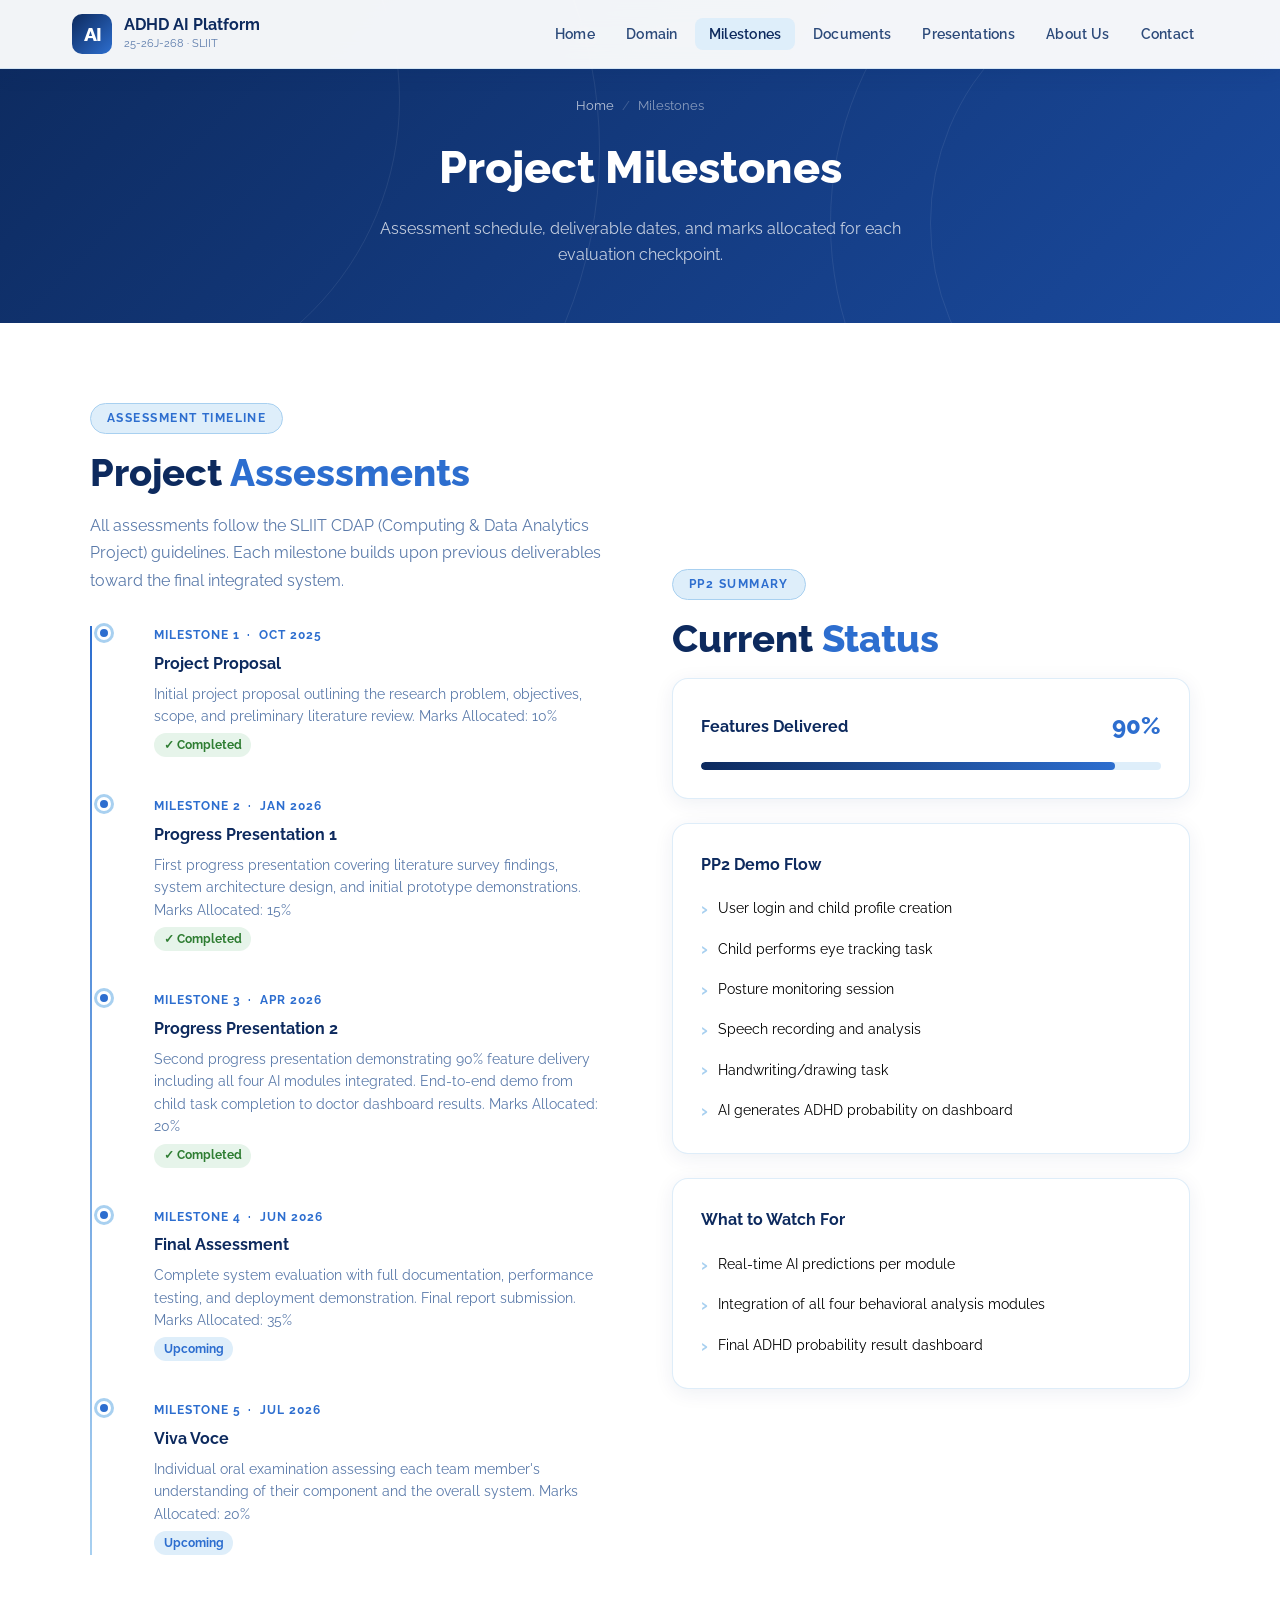
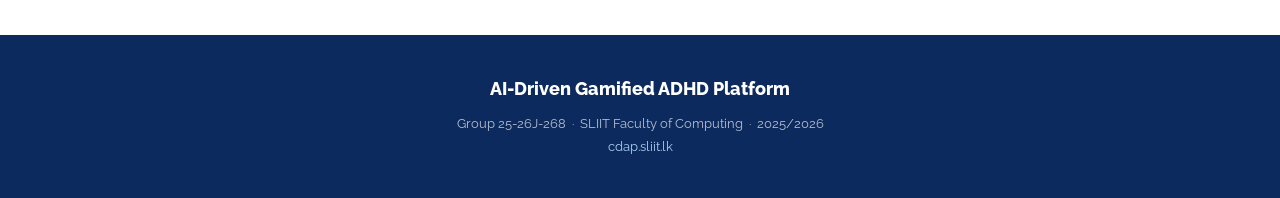
<file: pages/milestones.html>
<!DOCTYPE html>
<html lang="en">
<head>
  <meta charset="UTF-8" />
  <meta name="viewport" content="width=device-width, initial-scale=1.0" />
  <title>Milestones | ADHD AI Platform</title>
  <link rel="stylesheet" href="../assets/css/style.css" />
</head>
<body>

<nav>
  <div class="nav-inner">
    <a href="../index.html" class="nav-brand">
      <div class="nav-brand-icon">AI</div>
      <div>
        <div class="nav-brand-text">ADHD AI Platform</div>
        <div class="nav-brand-sub">25-26J-268 · SLIIT</div>
      </div>
    </a>
    <ul class="nav-links">
      <li><a href="../index.html">Home</a></li>
      <li><a href="domain.html">Domain</a></li>
      <li><a href="milestones.html">Milestones</a></li>
      <li><a href="documents.html">Documents</a></li>
      <li><a href="presentations.html">Presentations</a></li>
      <li><a href="about.html">About Us</a></li>
      <li><a href="contact.html">Contact</a></li>
    </ul>
    <div class="hamburger"><span></span><span></span><span></span></div>
  </div>
</nav>

<div class="page-hero">
  <div class="page-hero-waves">
    <div class="wave"></div><div class="wave"></div>
    <div class="wave"></div><div class="wave"></div>
  </div>
  <div class="page-hero-inner">
    <div class="breadcrumb"><a href="../index.html">Home</a><span class="breadcrumb-sep">/</span>Milestones</div>
    <h1>Project Milestones</h1>
    <p>Assessment schedule, deliverable dates, and marks allocated for each evaluation checkpoint.</p>
  </div>
</div>

<section class="section">
  <div class="section-inner">
    <div class="two-col">
      <div>
        <span class="section-tag">Assessment Timeline</span>
        <h2 class="section-title">Project <span>Assessments</span></h2>
        <p class="section-desc">All assessments follow the SLIIT CDAP (Computing &amp; Data Analytics Project) guidelines. Each milestone builds upon previous deliverables toward the final integrated system.</p>
        <div style="margin-top:2rem" class="timeline">

          <div class="timeline-item">
            <div class="timeline-dot"></div>
            <div class="timeline-date">Milestone 1 &nbsp;·&nbsp; Oct 2025</div>
            <div class="timeline-title">Project Proposal</div>
            <div class="timeline-desc">Initial project proposal outlining the research problem, objectives, scope, and preliminary literature review. Marks Allocated: 10%</div>
            <span class="timeline-mark mark-done">✓ Completed</span>
          </div>

          <div class="timeline-item">
            <div class="timeline-dot"></div>
            <div class="timeline-date">Milestone 2 &nbsp;·&nbsp; Jan 2026</div>
            <div class="timeline-title">Progress Presentation 1</div>
            <div class="timeline-desc">First progress presentation covering literature survey findings, system architecture design, and initial prototype demonstrations. Marks Allocated: 15%</div>
            <span class="timeline-mark mark-done">✓ Completed</span>
          </div>

          <div class="timeline-item">
            <div class="timeline-dot"></div>
            <div class="timeline-date">Milestone 3 &nbsp;·&nbsp; Apr 2026</div>
            <div class="timeline-title">Progress Presentation 2</div>
            <div class="timeline-desc">Second progress presentation demonstrating 90% feature delivery including all four AI modules integrated. End-to-end demo from child task completion to doctor dashboard results. Marks Allocated: 20%</div>
            <span class="timeline-mark mark-done">✓ Completed</span>
          </div>

          <div class="timeline-item">
            <div class="timeline-dot"></div>
            <div class="timeline-date">Milestone 4 &nbsp;·&nbsp; Jun 2026</div>
            <div class="timeline-title">Final Assessment</div>
            <div class="timeline-desc">Complete system evaluation with full documentation, performance testing, and deployment demonstration. Final report submission. Marks Allocated: 35%</div>
            <span class="timeline-mark mark-pending">Upcoming</span>
          </div>

          <div class="timeline-item">
            <div class="timeline-dot"></div>
            <div class="timeline-date">Milestone 5 &nbsp;·&nbsp; Jul 2026</div>
            <div class="timeline-title">Viva Voce</div>
            <div class="timeline-desc">Individual oral examination assessing each team member's understanding of their component and the overall system. Marks Allocated: 20%</div>
            <span class="timeline-mark mark-pending">Upcoming</span>
          </div>

        </div>
      </div>

      <div>
        <span class="section-tag">PP2 Summary</span>
        <h2 class="section-title">Current <span>Status</span></h2>
        <div class="cards-grid" style="grid-template-columns:1fr;margin-top:1rem">
          <div class="card">
            <div style="display:flex;align-items:center;justify-content:space-between;margin-bottom:1rem">
              <h3 style="margin:0">Features Delivered</h3>
              <span style="font-size:1.5rem;font-weight:800;color:var(--mid-blue)">90%</span>
            </div>
            <div style="height:8px;background:var(--pale);border-radius:100px;overflow:hidden">
              <div style="height:100%;width:90%;background:linear-gradient(90deg,var(--navy),var(--mid-blue));border-radius:100px;transition:width 1s ease"></div>
            </div>
          </div>
          <div class="card">
            <h3>PP2 Demo Flow</h3>
            <ul class="highlight-list" style="color:#000">
              <li style="color:#000">User login and child profile creation</li>
              <li style="color:#000">Child performs eye tracking task</li>
              <li style="color:#000">Posture monitoring session</li>
              <li style="color:#000">Speech recording and analysis</li>
              <li style="color:#000">Handwriting/drawing task</li>
              <li style="color:#000">AI generates ADHD probability on dashboard</li>
            </ul>
          </div>
          <div class="card">
            <h3>What to Watch For</h3>
            <ul class="highlight-list" style="color:#000">
              <li style="color:#000">Real-time AI predictions per module</li>
              <li style="color:#000">Integration of all four behavioral analysis modules</li>
              <li style="color:#000">Final ADHD probability result dashboard</li>
            </ul>
          </div>
        </div>
      </div>
    </div>
  </div>
</section>

<footer>
  <div class="footer-brand">AI-Driven Gamified ADHD Platform</div>
  <p>Group 25-26J-268 &nbsp;·&nbsp; SLIIT Faculty of Computing &nbsp;·&nbsp; 2025/2026<br>
  <a href="http://cdap.sliit.lk/">cdap.sliit.lk</a></p>
</footer>

<script src="../assets/js/main.js"></script>
</body>
</html>
</file>
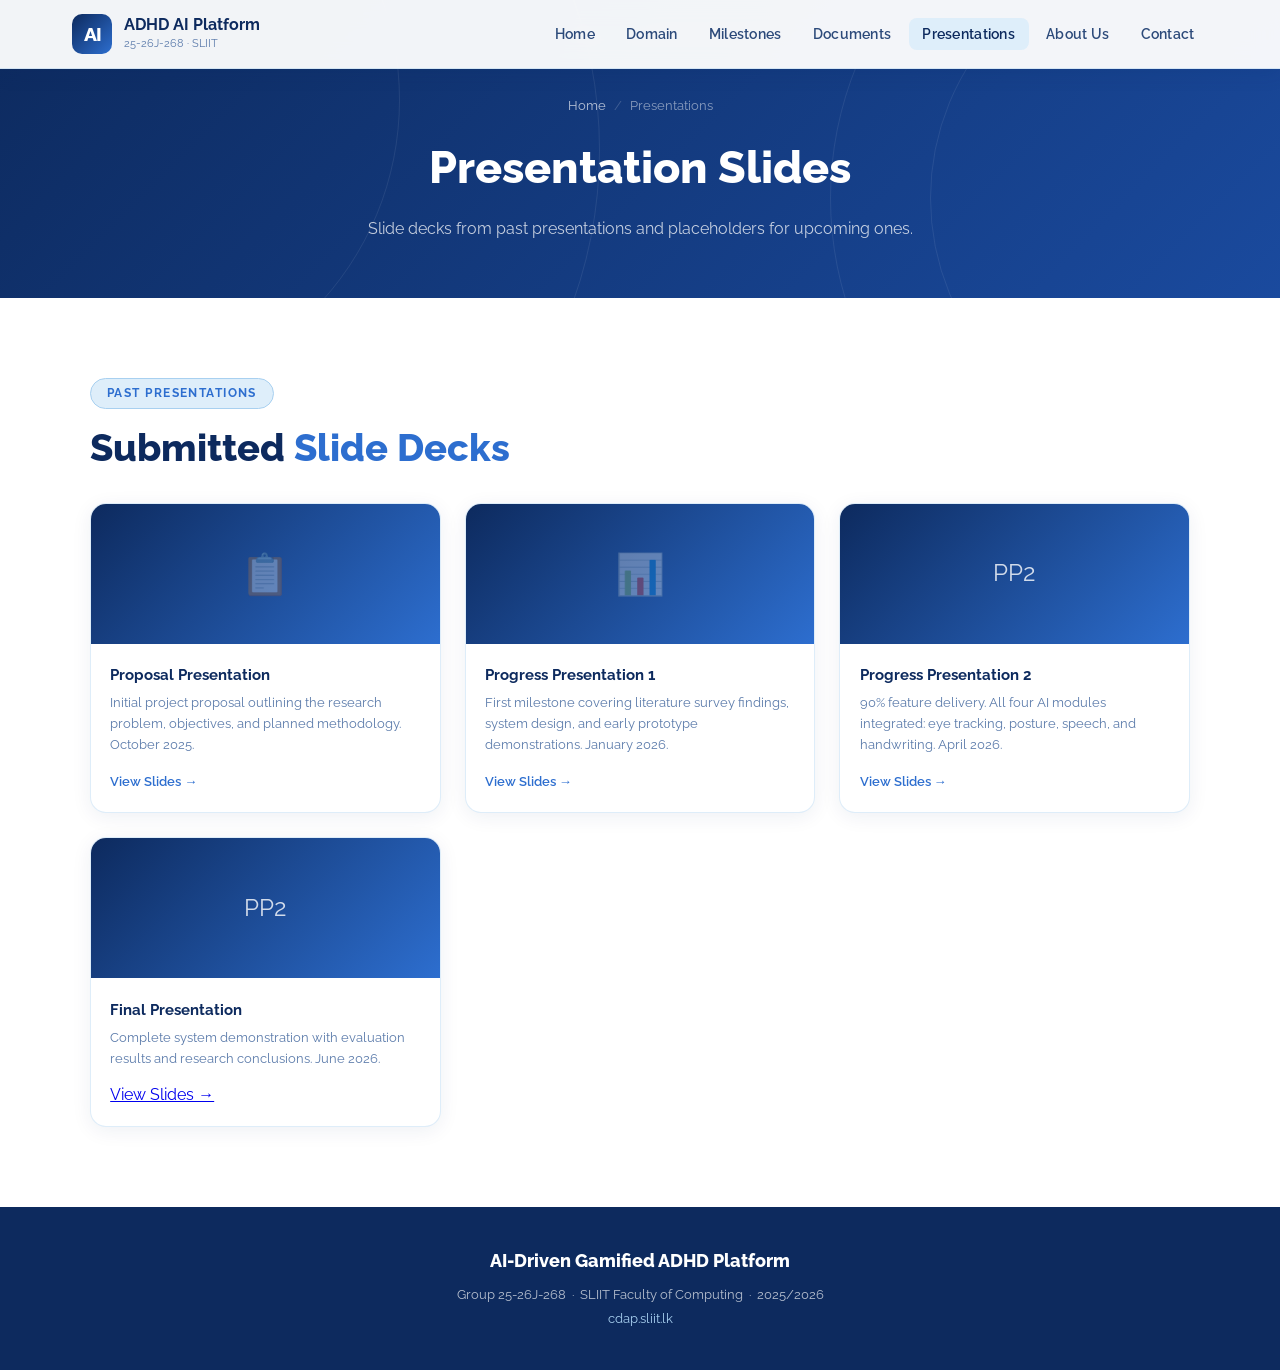
<file: pages/presentations.html>
<!DOCTYPE html>
<html lang="en">
<head>
  <meta charset="UTF-8" />
  <meta name="viewport" content="width=device-width, initial-scale=1.0" />
  <title>Presentations | ADHD AI Platform</title>
  <link rel="stylesheet" href="../assets/css/style.css" />
</head>
<body>

<nav>
  <div class="nav-inner">
    <a href="../index.html" class="nav-brand">
      <div class="nav-brand-icon">AI</div>
      <div>
        <div class="nav-brand-text">ADHD AI Platform</div>
        <div class="nav-brand-sub">25-26J-268 · SLIIT</div>
      </div>
    </a>
    <ul class="nav-links">
      <li><a href="../index.html">Home</a></li>
      <li><a href="domain.html">Domain</a></li>
      <li><a href="milestones.html">Milestones</a></li>
      <li><a href="documents.html">Documents</a></li>
      <li><a href="presentations.html">Presentations</a></li>
      <li><a href="about.html">About Us</a></li>
      <li><a href="contact.html">Contact</a></li>
    </ul>
    <div class="hamburger"><span></span><span></span><span></span></div>
  </div>
</nav>

<div class="page-hero">
  <div class="page-hero-waves">
    <div class="wave"></div><div class="wave"></div>
    <div class="wave"></div><div class="wave"></div>
  </div>
  <div class="page-hero-inner">
    <div class="breadcrumb"><a href="../index.html">Home</a><span class="breadcrumb-sep">/</span>Presentations</div>
    <h1>Presentation Slides</h1>
    <p>Slide decks from past presentations and placeholders for upcoming ones.</p>
  </div>
</div>

<section class="section">
  <div class="section-inner">
    <span class="section-tag">Past Presentations</span>
    <h2 class="section-title">Submitted <span>Slide Decks</span></h2>
    <div class="slides-grid">

      <div class="slide-card">
        <div class="slide-thumb">📋</div>
        <div class="slide-info">
          <h3>Proposal Presentation</h3>
          <p>Initial project proposal outlining the research problem, objectives, and planned methodology. October 2025.</p>
          <a href="https://mysliit-my.sharepoint.com/:p:/g/personal/it22094704_my_sliit_lk/IQAEjK5wSszOSb2Ie0UjouQXAav2WU9fvrkKakcYUNn_LfQ?e=QZjWRY" class="slide-link" target="_blank" rel="noopener noreferrer">View Slides →</a>
        </div>
      </div>

      <div class="slide-card">
        <div class="slide-thumb">📊</div>
        <div class="slide-info">
          <h3>Progress Presentation 1</h3>
          <p>First milestone covering literature survey findings, system design, and early prototype demonstrations. January 2026.</p>
          <a href="https://mysliit-my.sharepoint.com/:p:/g/personal/it22094704_my_sliit_lk/IQC30_3IJCHiRqH6fF_3ucC5Aa7JHwWb30EeeB56SppMAoE?e=1ji9ta" class="slide-link" target="_blank" rel="noopener noreferrer">View Slides →</a>
        </div>
      </div>

      <div class="slide-card">
        <div class="slide-thumb" style="font-size:1.5rem;color:rgba(255,255,255,0.8)">PP2</div>
        <div class="slide-info">
          <h3>Progress Presentation 2</h3>
          <p>90% feature delivery. All four AI modules integrated: eye tracking, posture, speech, and handwriting. April 2026.</p>
          <a href="https://mysliit-my.sharepoint.com/:p:/g/personal/it22094704_my_sliit_lk/IQDTfPvFpcydS4tNFj4QVXHHAa8jvOtw_WM64SiCha3xWlw?e=5MYYUz" class="slide-link" target="_blank" rel="noopener noreferrer">View Slides →</a>
        </div>
      </div>

      <div class="slide-card">
        <div class="slide-thumb" style="font-size:1.5rem;color:rgba(255,255,255,0.8)">PP2</div>
        <div class="slide-info">
          <h3>Final Presentation </h3>
          <p>Complete system demonstration with evaluation results and research conclusions. June 2026.</p>
          <a href="https://mysliit-my.sharepoint.com/:p:/g/personal/it22094704_my_sliit_lk/IQDE0oQ4oT5FT7LzYqRLzhAvASZZ-qoaLjx9snq1tPXmSUs?e=Psc0Yp">View Slides →</a>
        </div>
      </div>

    </div>

    
  </div>
</section>

<footer>
  <div class="footer-brand">AI-Driven Gamified ADHD Platform</div>
  <p>Group 25-26J-268 &nbsp;·&nbsp; SLIIT Faculty of Computing &nbsp;·&nbsp; 2025/2026<br>
  <a href="http://cdap.sliit.lk/">cdap.sliit.lk</a></p>
</footer>

<script src="../assets/js/main.js"></script>
</body>
</html>
</file>
<file: assets/css/style.css>
@import url('https://fonts.googleapis.com/css2?family=Raleway:wght@300;400;500;600;700;800;900&family=Source+Serif+4:ital,wght@0,300;0,400;0,600;1,300&display=swap');

:root {
  --navy: #0d2a5e;
  --blue: #1a4a9e;
  --mid-blue: #2d6ecf;
  --sky: #5ba4e0;
  --light-blue: #a8d0f0;
  --pale: #deeefa;
  --white: #ffffff;
  --text-dark: #0b1f47;
  --text-mid: #2c4a7a;
  --text-light: #5a7aaa;
  --accent-red: #e03030;
  --bg-light: #f0f7ff;
  --shadow: rgba(13,42,94,0.15);
  --transition: 0.3s cubic-bezier(0.4,0,0.2,1);
}

*, *::before, *::after { box-sizing: border-box; margin: 0; padding: 0; }

html { scroll-behavior: smooth; }

body {
  font-family: 'Raleway', sans-serif;
  color: var(--text-dark);
  background: var(--white);
  overflow-x: hidden;
  line-height: 1.6;
}

/* ── NAV ── */
nav {
  position: fixed; top: 0; left: 0; right: 0; z-index: 1000;
  background: rgba(255,255,255,0.95);
  backdrop-filter: blur(12px);
  border-bottom: 1px solid rgba(90,164,224,0.2);
  box-shadow: 0 2px 20px var(--shadow);
}
.nav-inner {
  max-width: 1200px; margin: 0 auto;
  display: flex; align-items: center; justify-content: space-between;
  padding: 0 2rem; height: 68px;
}
.nav-brand {
  display: flex; align-items: center; gap: 0.75rem;
  text-decoration: none;
}
.nav-brand-icon {
  width: 40px; height: 40px; background: linear-gradient(135deg, var(--navy), var(--mid-blue));
  border-radius: 10px; display: flex; align-items: center; justify-content: center;
  font-size: 1.2rem; color: white; font-weight: 800; letter-spacing: -1px;
}
.nav-brand-text { font-size: 1rem; font-weight: 700; color: var(--navy); line-height: 1.2; }
.nav-brand-sub { font-size: 0.7rem; color: var(--text-light); font-weight: 400; }

.nav-links { display: flex; gap: 0.25rem; list-style: none; }
.nav-links a {
  text-decoration: none; color: var(--text-mid); font-size: 0.85rem; font-weight: 600;
  padding: 0.5rem 0.85rem; border-radius: 8px; transition: var(--transition);
  letter-spacing: 0.02em;
}
.nav-links a:hover, .nav-links a.active {
  background: var(--pale); color: var(--navy);
}
.hamburger { display: none; flex-direction: column; gap: 5px; cursor: pointer; padding: 4px; }
.hamburger span { width: 24px; height: 2px; background: var(--navy); border-radius: 2px; transition: var(--transition); }

/* ── HERO ── */
.hero {
  min-height: 100vh;
  background: linear-gradient(135deg, var(--navy) 0%, var(--blue) 50%, #1e5fba 100%);
  position: relative; overflow: hidden;
  display: flex; align-items: center; justify-content: center;
  padding-top: 68px;
}
.hero-waves {
  position: absolute; inset: 0; pointer-events: none; overflow: hidden;
}
.wave {
  position: absolute; border-radius: 50%;
  border: 1px solid rgba(255,255,255,0.08);
  animation: waveExpand 8s ease-in-out infinite;
}
.wave:nth-child(1) { width: 600px; height: 600px; top: -200px; left: -200px; animation-delay: 0s; }
.wave:nth-child(2) { width: 900px; height: 900px; top: -300px; left: -300px; animation-delay: 2s; }
.wave:nth-child(3) { width: 500px; height: 500px; bottom: -150px; right: -150px; animation-delay: 4s; }
.wave:nth-child(4) { width: 700px; height: 700px; bottom: -250px; right: -250px; animation-delay: 1s; }
@keyframes waveExpand {
  0%,100% { transform: scale(1); opacity: 0.5; }
  50% { transform: scale(1.05); opacity: 1; }
}
.hero-content {
  position: relative; z-index: 10; text-align: center;
  max-width: 900px; padding: 3rem 2rem;
}
.hero-badge {
  display: inline-flex; align-items: center; gap: 0.5rem;
  background: rgba(255,255,255,0.15); backdrop-filter: blur(10px);
  border: 1px solid rgba(255,255,255,0.25); border-radius: 100px;
  padding: 0.4rem 1.2rem; margin-bottom: 2rem;
  color: rgba(255,255,255,0.9); font-size: 0.8rem; font-weight: 600; letter-spacing: 0.1em;
  text-transform: uppercase;
}
.hero-badge-dot { width: 6px; height: 6px; background: var(--light-blue); border-radius: 50%; animation: pulse 2s infinite; }
@keyframes pulse { 0%,100% { opacity: 1; } 50% { opacity: 0.3; } }

.hero h1 {
  font-size: clamp(2rem, 5vw, 3.5rem); font-weight: 800;
  color: white; line-height: 1.15; margin-bottom: 1.5rem;
  text-shadow: 0 2px 20px rgba(0,0,0,0.2);
}
.hero h1 em { font-style: normal; color: var(--light-blue); }
.hero-sub {
  font-size: 1.05rem; color: rgba(255,255,255,0.8); max-width: 680px;
  margin: 0 auto 2.5rem; font-weight: 400; line-height: 1.7;
}
.hero-id {
  font-size: 0.85rem; color: rgba(255,255,255,0.5); margin-bottom: 2.5rem; letter-spacing: 0.05em;
}
.hero-ctas { display: flex; gap: 1rem; justify-content: center; flex-wrap: wrap; margin-bottom: 3.5rem; }
.btn-primary {
  background: white; color: var(--navy); padding: 0.85rem 2rem;
  border-radius: 100px; font-weight: 700; font-size: 0.9rem;
  text-decoration: none; transition: var(--transition);
  box-shadow: 0 4px 20px rgba(0,0,0,0.2);
}
.btn-primary:hover { transform: translateY(-2px); box-shadow: 0 8px 30px rgba(0,0,0,0.3); }
.btn-outline {
  border: 1.5px solid rgba(255,255,255,0.5); color: white; padding: 0.85rem 2rem;
  border-radius: 100px; font-weight: 600; font-size: 0.9rem;
  text-decoration: none; transition: var(--transition);
}
.btn-outline:hover { background: rgba(255,255,255,0.1); border-color: white; }

.hero-stats {
  display: flex; gap: 2.5rem; justify-content: center; flex-wrap: wrap;
}
.stat { text-align: center; }
.stat-num { font-size: 2rem; font-weight: 800; color: white; display: block; }
.stat-label { font-size: 0.75rem; color: rgba(255,255,255,0.6); font-weight: 500; letter-spacing: 0.05em; text-transform: uppercase; }

/* ── SECTIONS ── */
.section { padding: 5rem 2rem; }
.section-inner { max-width: 1100px; margin: 0 auto; }
.section-alt { background: var(--bg-light); }

.section-tag {
  display: inline-block; background: var(--pale); color: var(--mid-blue);
  font-size: 0.75rem; font-weight: 700; letter-spacing: 0.12em; text-transform: uppercase;
  padding: 0.3rem 1rem; border-radius: 100px; margin-bottom: 1rem;
  border: 1px solid var(--light-blue);
}
.section-title {
  font-size: clamp(1.6rem, 3.5vw, 2.4rem); font-weight: 800; color: var(--navy);
  line-height: 1.2; margin-bottom: 1rem;
}
.section-title span { color: var(--mid-blue); }
.section-desc { font-size: 1rem; color: var(--text-light); max-width: 600px; line-height: 1.7; }

/* ── CARDS ── */
.cards-grid { display: grid; grid-template-columns: repeat(auto-fill, minmax(260px, 1fr)); gap: 1.5rem; margin-top: 2.5rem; }
.card {
  background: white; border-radius: 16px; padding: 1.75rem;
  border: 1px solid rgba(90,164,224,0.2);
  box-shadow: 0 4px 20px rgba(13,42,94,0.07);
  transition: var(--transition);
}
.card:hover { transform: translateY(-4px); box-shadow: 0 12px 40px rgba(13,42,94,0.14); border-color: var(--sky); }
.card-icon {
  width: 50px; height: 50px; background: linear-gradient(135deg, var(--pale), var(--light-blue));
  border-radius: 14px; display: flex; align-items: center; justify-content: center;
  font-size: 1.4rem; margin-bottom: 1.2rem;
}
.card h3 { font-size: 1rem; font-weight: 700; color: var(--navy); margin-bottom: 0.6rem; }
.card p { font-size: 0.88rem; color: var(--text-light); line-height: 1.6; }

/* utility: center a single card inside a grid */
.card-center { justify-self: center; }

/* ── TWO COL ── */
.two-col { display: grid; grid-template-columns: 1fr 1fr; gap: 4rem; align-items: center; }
.two-col.reverse { direction: rtl; }
.two-col.reverse > * { direction: ltr; }
@media(max-width:768px) {
  .two-col { grid-template-columns: 1fr; gap: 2rem; }
  .two-col.reverse { direction: ltr; }
}

/* ── HIGHLIGHT BOX ── */
.highlight-box {
  background: linear-gradient(135deg, var(--navy), var(--blue));
  border-radius: 20px; padding: 2.5rem; color: white;
}
.highlight-box h3 { font-size: 1.2rem; font-weight: 700; margin-bottom: 1rem; color: var(--light-blue); }
.highlight-box p { font-size: 0.92rem; line-height: 1.7; color: rgba(255,255,255,0.85); }
.highlight-list { list-style: none; display: flex; flex-direction: column; gap: 0.6rem; margin-top: 1rem; }
.highlight-list li { display: flex; align-items: center; gap: 0.6rem; font-size: 0.88rem; color: rgba(255,255,255,0.85); }
.highlight-list li::before { content: '›'; color: var(--light-blue); font-size: 1.2rem; font-weight: 700; }

/* ── TIMELINE ── */
.timeline { position: relative; padding-left: 2rem; margin-top: 2.5rem; }
.timeline::before { content: ''; position: absolute; left: 0; top: 0; bottom: 0; width: 2px; background: linear-gradient(to bottom, var(--mid-blue), var(--light-blue)); }
.timeline-item { position: relative; padding: 0 0 2.5rem 2rem; }
.timeline-item:last-child { padding-bottom: 0; }
.timeline-dot {
  position: absolute; left: -2rem; top: 0; transform: translateX(50%);
  width: 14px; height: 14px; background: var(--mid-blue); border-radius: 50%;
  border: 3px solid white; box-shadow: 0 0 0 3px var(--light-blue);
}
.timeline-date { font-size: 0.75rem; font-weight: 700; color: var(--mid-blue); text-transform: uppercase; letter-spacing: 0.08em; margin-bottom: 0.35rem; }
.timeline-title { font-size: 1rem; font-weight: 700; color: var(--navy); margin-bottom: 0.4rem; }
.timeline-desc { font-size: 0.87rem; color: var(--text-light); line-height: 1.6; }
.timeline-mark { display: inline-block; font-size: 0.75rem; font-weight: 700; padding: 0.15rem 0.6rem; border-radius: 100px; margin-top: 0.4rem; }
.mark-done { background: #e6f4ea; color: #2e7d32; }
.mark-progress { background: #fff3e0; color: #e65100; }
.mark-pending { background: var(--pale); color: var(--mid-blue); }

/* ── TABLE ── */
.doc-table { width: 100%; border-collapse: collapse; margin-top: 2rem; }
.doc-table th {
  background: var(--navy); color: white; padding: 0.85rem 1.2rem;
  text-align: left; font-size: 0.8rem; font-weight: 700; letter-spacing: 0.06em; text-transform: uppercase;
}
.doc-table th:first-child { border-radius: 10px 0 0 0; }
.doc-table th:last-child { border-radius: 0 10px 0 0; }
.doc-table td { padding: 0.85rem 1.2rem; border-bottom: 1px solid rgba(90,164,224,0.15); font-size: 0.88rem; color: var(--text-mid); vertical-align: middle; }
.doc-table tr:hover td { background: var(--bg-light); }
.doc-link { color: var(--mid-blue); text-decoration: none; font-weight: 600; transition: var(--transition); }
.doc-link:hover { color: var(--navy); text-decoration: underline; }
.badge {
  display: inline-block; font-size: 0.7rem; font-weight: 700; padding: 0.2rem 0.6rem;
  border-radius: 100px; text-transform: uppercase; letter-spacing: 0.05em;
}
.badge-done { background: #e6f4ea; color: #2e7d32; }
.badge-pending { background: var(--pale); color: var(--mid-blue); }

/* ── TEAM ── */
.team-grid { display: grid; grid-template-columns: repeat(auto-fill, minmax(230px, 1fr)); gap: 1.5rem; margin-top: 2.5rem; }
.team-card {
  background: white; border-radius: 16px; padding: 2rem 1.5rem; text-align: center;
  border: 1px solid rgba(90,164,224,0.2); box-shadow: 0 4px 20px rgba(13,42,94,0.07);
  transition: var(--transition);
}
.team-card:hover { transform: translateY(-4px); box-shadow: 0 12px 40px rgba(13,42,94,0.14); }
.team-avatar {
  width: 72px; height: 72px; border-radius: 50%; margin: 0 auto 1rem;
  display: flex; align-items: center; justify-content: center;
  font-size: 1.6rem; font-weight: 800; color: white;
  background: linear-gradient(135deg, var(--navy), var(--mid-blue));
  font-family: 'Raleway', sans-serif;
}
.team-name { font-size: 0.95rem; font-weight: 700; color: var(--navy); margin-bottom: 0.25rem; }
.team-id { font-size: 0.78rem; color: var(--mid-blue); font-weight: 600; margin-bottom: 0.5rem; }
.team-role { font-size: 0.8rem; color: var(--text-light); line-height: 1.5; }
.team-email { display: inline-block; margin-top: 0.75rem; font-size: 0.78rem; color: var(--mid-blue); text-decoration: none; }
.team-email:hover { text-decoration: underline; }

/* ── CONTACT ── */
.contact-form { max-width: 600px; }
.form-group { margin-bottom: 1.25rem; }
.form-group label { display: block; font-size: 0.82rem; font-weight: 700; color: var(--navy); margin-bottom: 0.4rem; letter-spacing: 0.03em; }
.form-group input, .form-group textarea, .form-group select {
  width: 100%; padding: 0.85rem 1rem; border: 1.5px solid rgba(90,164,224,0.35);
  border-radius: 10px; font-family: 'Raleway', sans-serif; font-size: 0.9rem; color: var(--text-dark);
  background: white; outline: none; transition: var(--transition);
}
.form-group input:focus, .form-group textarea:focus, .form-group select:focus {
  border-color: var(--mid-blue); box-shadow: 0 0 0 3px rgba(45,110,207,0.12);
}
.form-group textarea { resize: vertical; min-height: 130px; }
.btn-submit {
  background: linear-gradient(135deg, var(--navy), var(--mid-blue));
  color: white; border: none; padding: 0.9rem 2.5rem;
  border-radius: 100px; font-family: 'Raleway', sans-serif; font-size: 0.9rem; font-weight: 700;
  cursor: pointer; transition: var(--transition);
}
.btn-submit:hover { transform: translateY(-2px); box-shadow: 0 8px 25px rgba(13,42,94,0.3); }

/* ── FOOTER ── */
footer {
  background: var(--navy); color: rgba(255,255,255,0.7);
  padding: 2.5rem 2rem; text-align: center;
}
footer .footer-brand { font-size: 1.1rem; font-weight: 800; color: white; margin-bottom: 0.5rem; }
footer p { font-size: 0.8rem; line-height: 1.8; }
footer a { color: var(--light-blue); text-decoration: none; }

/* ── ARCH DIAGRAM ── */
.arch-diagram {
  background: var(--bg-light); border-radius: 16px; padding: 2rem;
  border: 1px solid rgba(90,164,224,0.2); margin-top: 2rem;
}
.arch-row { display: flex; gap: 1rem; justify-content: center; align-items: stretch; flex-wrap: wrap; margin-bottom: 1rem; }
.arch-box {
  background: white; border: 1.5px solid var(--light-blue); border-radius: 12px;
  padding: 0.8rem 1.2rem; text-align: center; min-width: 140px;
  font-size: 0.78rem; font-weight: 600; color: var(--navy); line-height: 1.4;
}
.arch-box.dark { background: var(--navy); color: white; border-color: var(--navy); }
.arch-box.mid { background: var(--pale); border-color: var(--sky); }
.arch-label { font-size: 0.65rem; color: var(--text-light); font-weight: 400; margin-top: 0.2rem; display: block; }
.arch-arrow { display: flex; align-items: center; color: var(--sky); font-size: 1.4rem; font-weight: 300; }

/* ── PAGE HERO ── */
.page-hero {
  background: linear-gradient(135deg, var(--navy) 0%, var(--blue) 100%);
  padding: 6rem 2rem 3.5rem; text-align: center; position: relative; overflow: hidden;
}
.page-hero-waves { position: absolute; inset: 0; pointer-events: none; }
.page-hero-waves .wave { animation-duration: 12s; }
.page-hero-inner { position: relative; z-index: 10; }
.page-hero h1 { font-size: clamp(1.8rem, 4vw, 2.8rem); font-weight: 800; color: white; margin-bottom: 0.75rem; }
.page-hero p { font-size: 1rem; color: rgba(255,255,255,0.75); max-width: 560px; margin: 0 auto; }
.breadcrumb { display: flex; gap: 0.5rem; justify-content: center; align-items: center; margin-bottom: 1rem; font-size: 0.8rem; color: rgba(255,255,255,0.5); }
.breadcrumb a { color: rgba(255,255,255,0.7); text-decoration: none; }
.breadcrumb a:hover { color: white; }
.breadcrumb-sep { opacity: 0.4; }

/* ── SLIDES GRID ── */
.slides-grid { display: grid; grid-template-columns: repeat(auto-fill, minmax(260px, 1fr)); gap: 1.5rem; margin-top: 2rem; }
.slide-card {
  background: white; border-radius: 16px; overflow: hidden;
  border: 1px solid rgba(90,164,224,0.2); box-shadow: 0 4px 20px rgba(13,42,94,0.07);
  transition: var(--transition);
}
.slide-card:hover { transform: translateY(-4px); box-shadow: 0 12px 40px rgba(13,42,94,0.14); }
.slide-thumb {
  height: 140px; background: linear-gradient(135deg, var(--navy), var(--mid-blue));
  display: flex; align-items: center; justify-content: center;
  font-size: 2.5rem; color: rgba(255,255,255,0.3);
}
.slide-info { padding: 1.2rem; }
.slide-info h3 { font-size: 0.95rem; font-weight: 700; color: var(--navy); margin-bottom: 0.3rem; }
.slide-info p { font-size: 0.82rem; color: var(--text-light); margin-bottom: 0.8rem; }
.slide-link { color: var(--mid-blue); font-size: 0.82rem; font-weight: 600; text-decoration: none; }
.slide-link:hover { color: var(--navy); }

/* ── RESPONSIVE ── */
@media(max-width:900px) {
  .nav-links { display: none; flex-direction: column; position: absolute; top: 68px; left: 0; right: 0; background: white; border-bottom: 1px solid var(--pale); padding: 1rem; box-shadow: 0 8px 20px var(--shadow); }
  .nav-links.open { display: flex; }
  .hamburger { display: flex; }
}
@media(max-width:600px) {
  .hero-stats { gap: 1.5rem; }
  .stat-num { font-size: 1.5rem; }
  .cards-grid { grid-template-columns: 1fr; }
}
</file>
